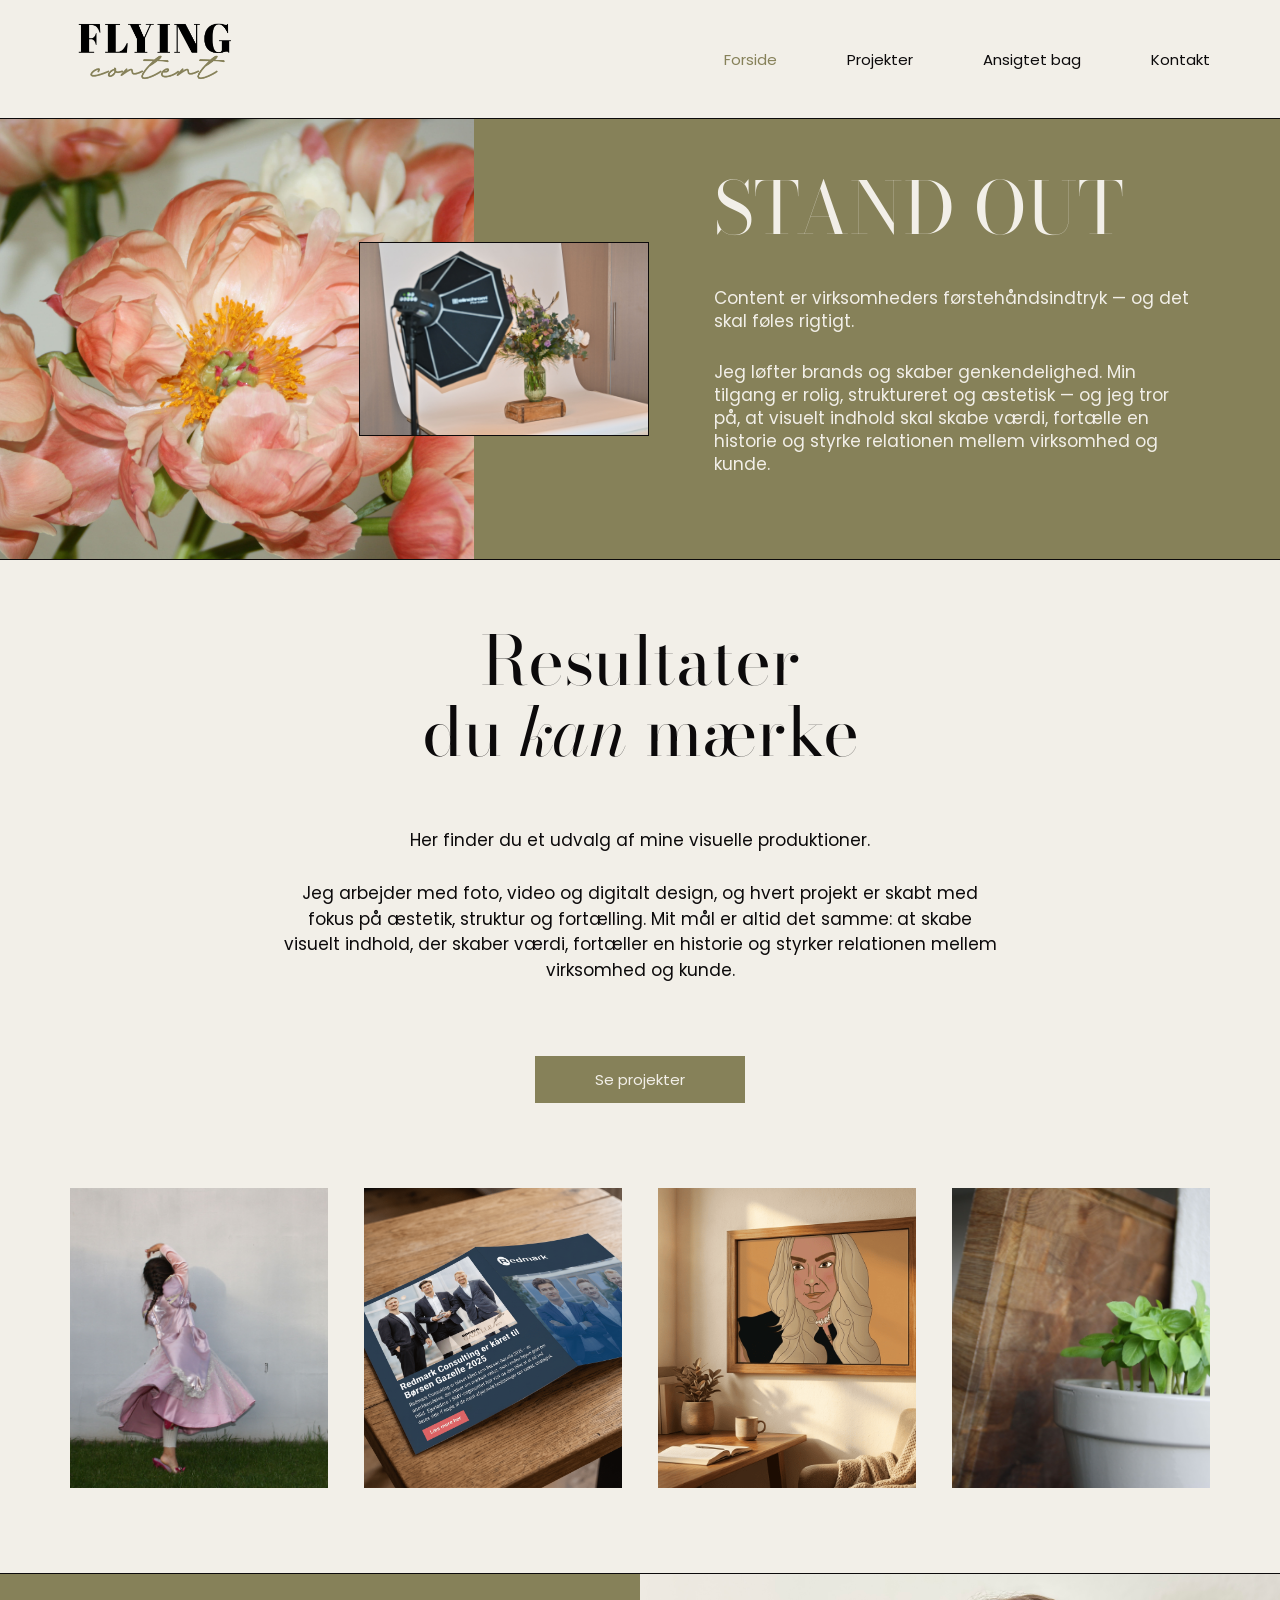
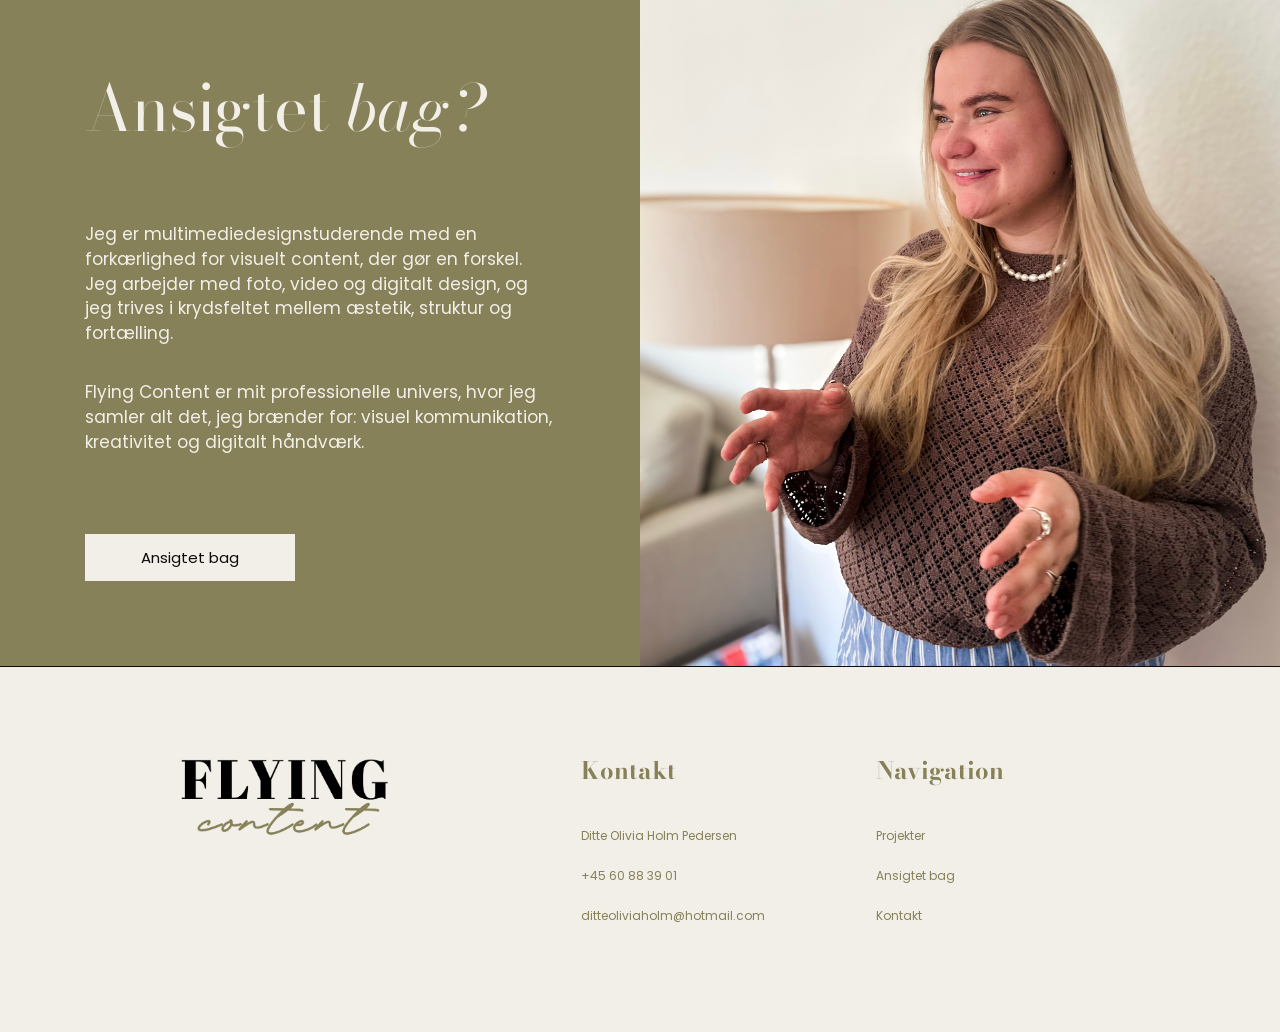
<file: index.html>
<!DOCTYPE html>
<html lang="da">
<head>
  <meta charset="UTF-8">
  <meta name="viewport" content="width=device-width, initial-scale=1.0">
  <title>Flying Content - Forside</title>
  <link rel="icon" type="image/png" href="images/favicon.png">
  <link rel="stylesheet" href="https://fonts.googleapis.com/css2?family=Bodoni+Moda:ital,opsz,wght@0,6..96,400..900;1,6..96,400..900&family=Poppins:ital,wght@0,100;0,200;0,300;0,400;0,500;0,600;0,700;0,800;0,900;1,100;1,200;1,300;1,400;1,500;1,600;1,700;1,800;1,900&display=swap">
  <link rel="stylesheet" href="Stylesheet/style.css">
</head>

<body>

<header class="site-header">
  <a class="site-header__logo-link" href="index.html">
    <img class="site-header__logo" src="images/logo.png" alt="Flying Content logo">
  </a>

  <nav class="site-header__nav">
    <a class="site-header__link site-header__link--active" href="index.html">Forside</a>
    <a class="site-header__link" href="pages/projekter.html">Projekter</a>
    <a class="site-header__link" href="pages/ansigtet-bag.html">Ansigtet bag</a>
    <a class="site-header__link" href="pages/kontakt.html">Kontakt</a>
  </nav>

  <button class="site-header__menu-button" type="button" aria-label="Åbn menu" aria-expanded="false">
    <img class="site-header__menu-icon" src="images/menu-icon.png" alt="">
  </button>
</header>

<main>
  <section class="hero">
    <div class="hero__image-large">
      <img src="images/hero-big.jpeg" alt="Lyse blomster">
    </div>

    <div class="hero__content">
      <img class="hero__image-small" src="images/hero-small.jpg" alt="Lampe og blomsterbuket">

      <div class="hero__text-box">
        <h1 class="hero__title">STAND OUT</h1>
        <p class="hero__text">
          Content er virksomheders førstehåndsindtryk — og det skal føles rigtigt.
        </p>
        <p class="hero__text">
          Jeg løfter brands og skaber genkendelighed. Min tilgang er rolig,
          struktureret og æstetisk — og jeg tror på, at visuelt indhold skal skabe
          værdi, fortælle en historie og styrke relationen mellem virksomhed og kunde.
        </p>
      </div>
    </div>
  </section>

  <section class="intro">
    <h2 class="intro__title">
      Resultater<br>
      du <em>kan</em> mærke
    </h2>

    <p class="intro__text">
      Her finder du et udvalg af mine visuelle produktioner.
    </p>

    <p class="intro__text">
      Jeg arbejder med foto, video og digitalt design, og hvert projekt er skabt med
      fokus på æstetik, struktur og fortælling. Mit mål er altid det samme: at skabe
      visuelt indhold, der skaber værdi, fortæller en historie og styrker relationen
      mellem virksomhed og kunde.
    </p>

    <a class="intro__button" href="pages/projekter.html">Se projekter</a>
  </section>

  <section class="project-preview">
    <img class="project-preview__image" src="images/projekt-1.jpeg" alt="Projektbillede">
    <img class="project-preview__image" src="images/projekt-2.png" alt="Projektbillede">
    <img class="project-preview__image" src="images/projekt-3.png" alt="Projektbillede">
    <img class="project-preview__image" src="images/projekt-4.jpg" alt="Projektbillede">
  </section>

  <section class="about-preview">
    <div class="about-preview__content">
      <h2 class="about-preview__title">Ansigtet <em>bag?</em></h2>

      <p class="about-preview__text">
        Jeg er multimediedesignstuderende med en forkærlighed for visuelt content,
        der gør en forskel. Jeg arbejder med foto, video og digitalt design, og jeg
        trives i krydsfeltet mellem æstetik, struktur og fortælling.
      </p>

      <p class="about-preview__text">
        Flying Content er mit professionelle univers, hvor jeg samler alt det, jeg
        brænder for: visuel kommunikation, kreativitet og digitalt håndværk.
      </p>

      <a class="about-preview__button" href="pages/ansigtet-bag.html">Ansigtet bag</a>
    </div>

    <img class="about-preview__image" src="images/ditte1.jpg" alt="Portræt af Ditte">
  </section>
</main>

<footer class="site-footer">
  <div class="site-footer__logo-box">
    <img class="site-footer__logo" src="images/logo.png" alt="Flying Content logo">
  </div>

  <div class="site-footer__column">
    <h3 class="site-footer__title">Kontakt</h3>
    <p class="site-footer__text">Ditte Olivia Holm Pedersen</p>
    <a class="site-footer__link" href="tel:+4560883901">+45 60 88 39 01</a>
    <a class="site-footer__link" href="mailto:ditteoliviaholm@hotmail.com">ditteoliviaholm@hotmail.com</a>
  </div>

  <div class="site-footer__column">
    <h3 class="site-footer__title">Navigation</h3>
    <a class="site-footer__link" href="pages/projekter.html">Projekter</a>
    <a class="site-footer__link" href="pages/ansigtet-bag.html">Ansigtet bag</a>
    <a class="site-footer__link" href="pages/kontakt.html">Kontakt</a>
  </div>
</footer>

<script>
  const menuButton = document.querySelector(".site-header__menu-button");
  const navigation = document.querySelector(".site-header__nav");

  menuButton.addEventListener("click", function () {
    navigation.classList.toggle("site-header__nav--open");

    const isOpen = navigation.classList.contains("site-header__nav--open");
    menuButton.setAttribute("aria-expanded", isOpen);
  });
</script>

</body>
</html>
</file>
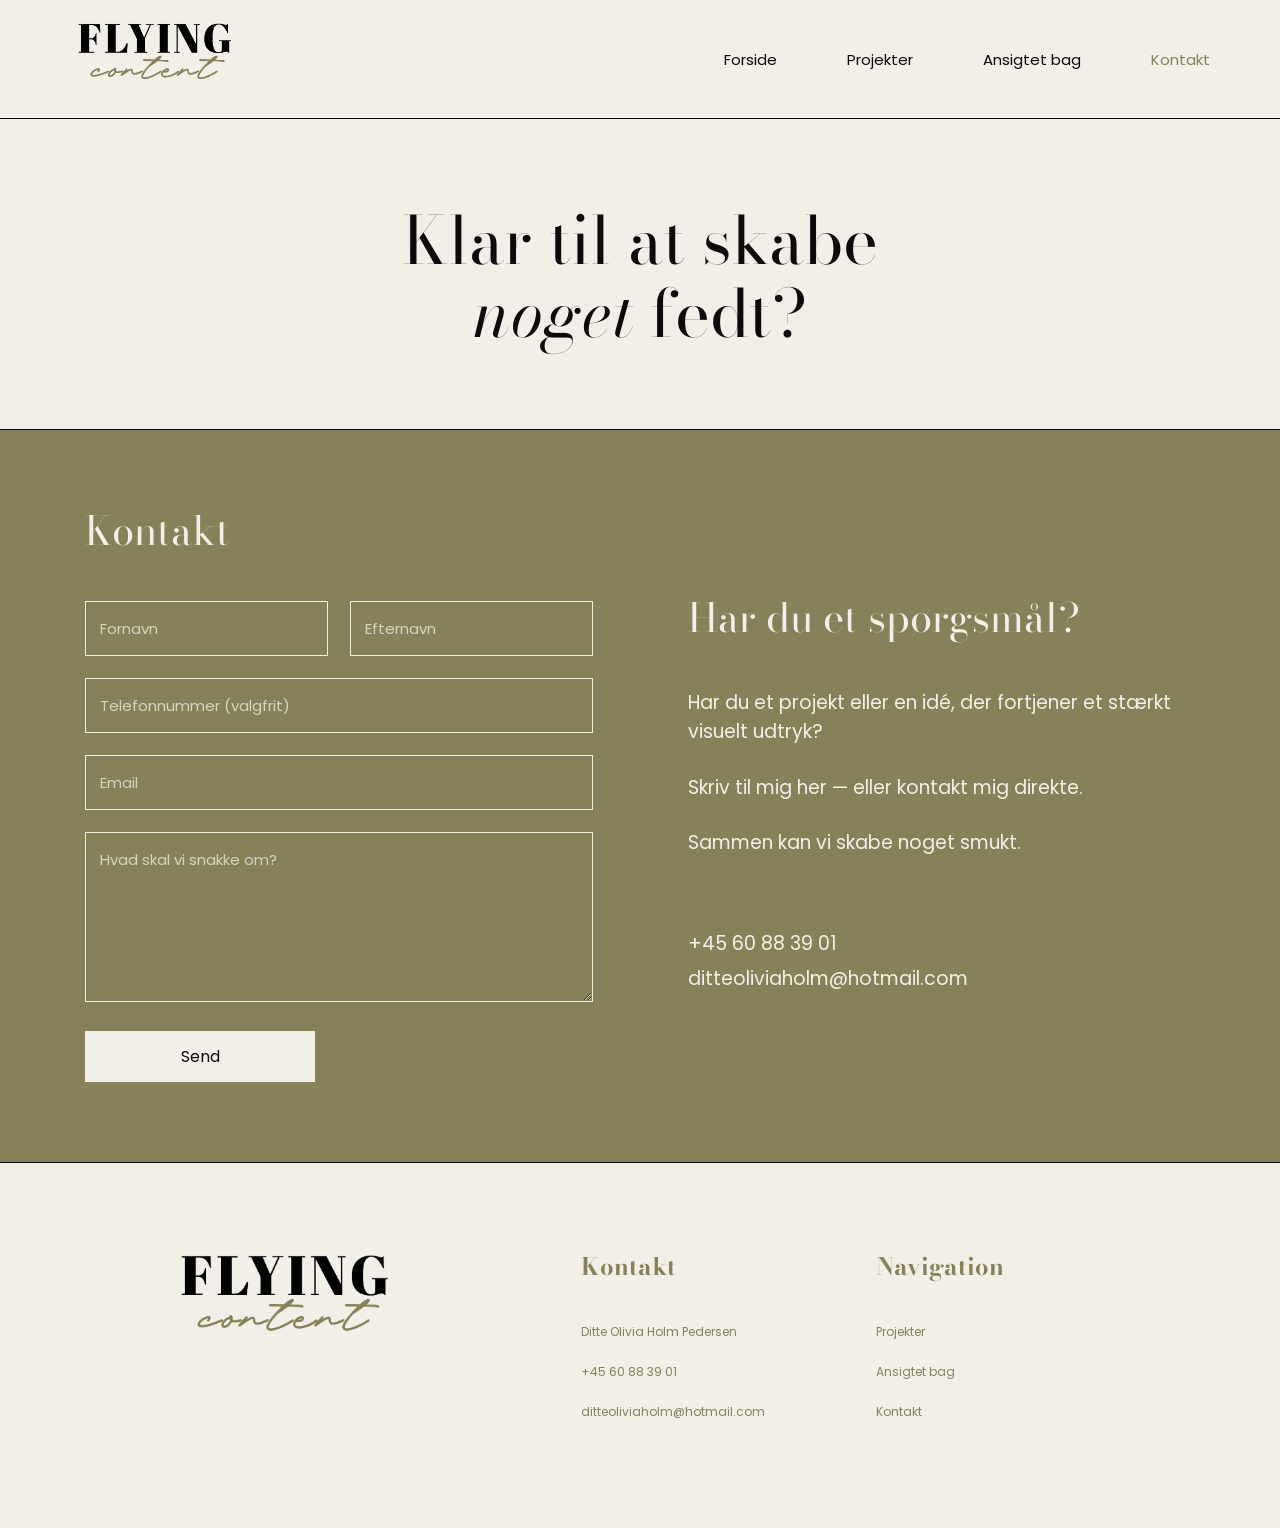
<file: pages/kontakt.html>
<!DOCTYPE html>
<html lang="da">

<head>
  <meta charset="UTF-8">
  <meta name="viewport" content="width=device-width, initial-scale=1.0">
  <title>Flying Content - Kontakt</title>
  <link rel="icon" type="image/png" href="../images/favicon.png">

  <link rel="stylesheet"
    href="https://fonts.googleapis.com/css2?family=Bodoni+Moda:ital,opsz,wght@0,6..96,400..900;1,6..96,400..900&family=Poppins:wght@100;200;300;400;500;600;700&display=swap">

  <link rel="stylesheet" href="../Stylesheet/style.css">
</head>

<body>

  <header class="site-header">

    <a class="site-header__logo-link" href="../index.html">
      <img class="site-header__logo" src="../images/logo.png" alt="Flying Content logo">
    </a>

    <nav class="site-header__nav">

      <a class="site-header__link" href="../index.html">Forside</a>

      <a class="site-header__link" href="projekter.html">Projekter</a>

      <a class="site-header__link" href="ansigtet-bag.html">Ansigtet bag</a>

      <a class="site-header__link site-header__link--active" href="kontakt.html">Kontakt</a>

    </nav>

    <button class="site-header__menu-button" type="button" aria-label="Åbn menu" aria-expanded="false">
      <img class="site-header__menu-icon" src="../images/menu-icon.png" alt="">
    </button>

  </header>

  <main>

    <section class="contact-hero">

      <h1 class="contact-hero__title">
        Klar til at skabe<br>
        <em>noget</em> fedt?
      </h1>

    </section>

    <section class="contact-section">

      <div class="contact-section__form-box">

        <h2 class="contact-section__title">Kontakt</h2>

        <form class="contact-form" action="#" method="post">

          <div class="contact-form__row">

            <input class="contact-form__input" type="text" name="firstname" placeholder="Fornavn">

            <input class="contact-form__input" type="text" name="lastname" placeholder="Efternavn">

          </div>

          <input class="contact-form__input" type="tel" name="phone" placeholder="Telefonnummer (valgfrit)">

          <input class="contact-form__input" type="email" name="email" placeholder="Email">

          <textarea class="contact-form__textarea" name="message" placeholder="Hvad skal vi snakke om?"></textarea>

          <button class="contact-form__button" type="button">Send</button>

        </form>

      </div>

      <div class="contact-section__text-box">

        <h2 class="contact-section__question">Har du et spørgsmål?</h2>

        <p class="contact-section__text">
          Har du et projekt eller en idé, der fortjener et stærkt visuelt udtryk?
        </p>

        <p class="contact-section__text">
          Skriv til mig her — eller kontakt mig direkte.
        </p>

        <p class="contact-section__text">
          Sammen kan vi skabe noget smukt.
        </p>

        <div class="contact-section__details">

          <a class="contact-section__link" href="tel:+4560883901">
            +45 60 88 39 01
          </a>

          <a class="contact-section__link" href="mailto:ditteoliviaholm@hotmail.com">
            ditteoliviaholm@hotmail.com
          </a>

        </div>

      </div>

    </section>

  </main>

  <footer class="site-footer">

    <div class="site-footer__logo-box">
      <img class="site-footer__logo" src="../images/logo.png" alt="Flying Content logo">
    </div>

    <div class="site-footer__column">

      <h3 class="site-footer__title">Kontakt</h3>

      <p class="site-footer__text">Ditte Olivia Holm Pedersen</p>

      <a class="site-footer__link" href="tel:+4560883901">+45 60 88 39 01</a>

      <a class="site-footer__link" href="mailto:ditteoliviaholm@hotmail.com">
        ditteoliviaholm@hotmail.com
      </a>

    </div>

    <div class="site-footer__column">

      <h3 class="site-footer__title">Navigation</h3>

      <a class="site-footer__link" href="projekter.html">Projekter</a>

      <a class="site-footer__link" href="ansigtet-bag.html">Ansigtet bag</a>

      <a class="site-footer__link" href="kontakt.html">Kontakt</a>

    </div>

  </footer>

  <script>
    const menuButton = document.querySelector(".site-header__menu-button");
    const navigation = document.querySelector(".site-header__nav");

    menuButton.addEventListener("click", function () {
      navigation.classList.toggle("site-header__nav--open");

      const isOpen = navigation.classList.contains("site-header__nav--open");
      menuButton.setAttribute("aria-expanded", isOpen);
    });
  </script>

</body>

</html>
</file>
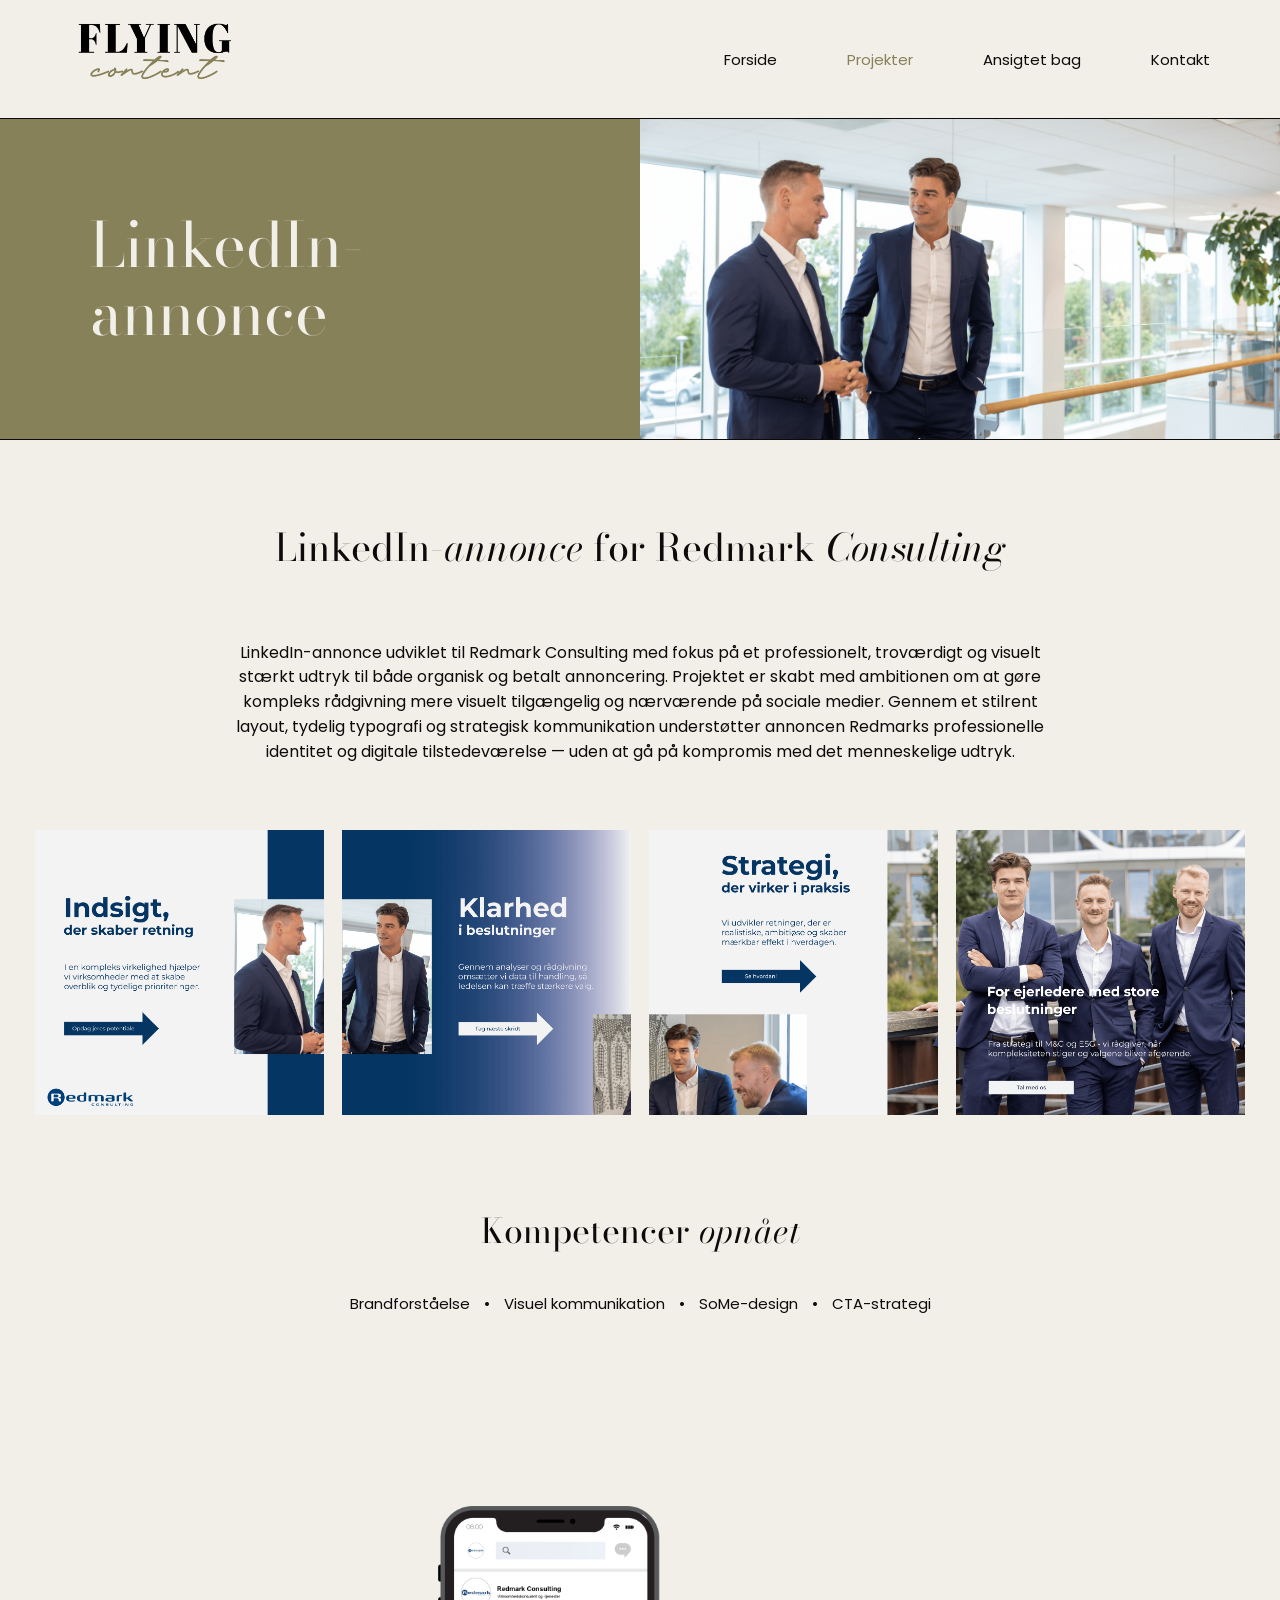
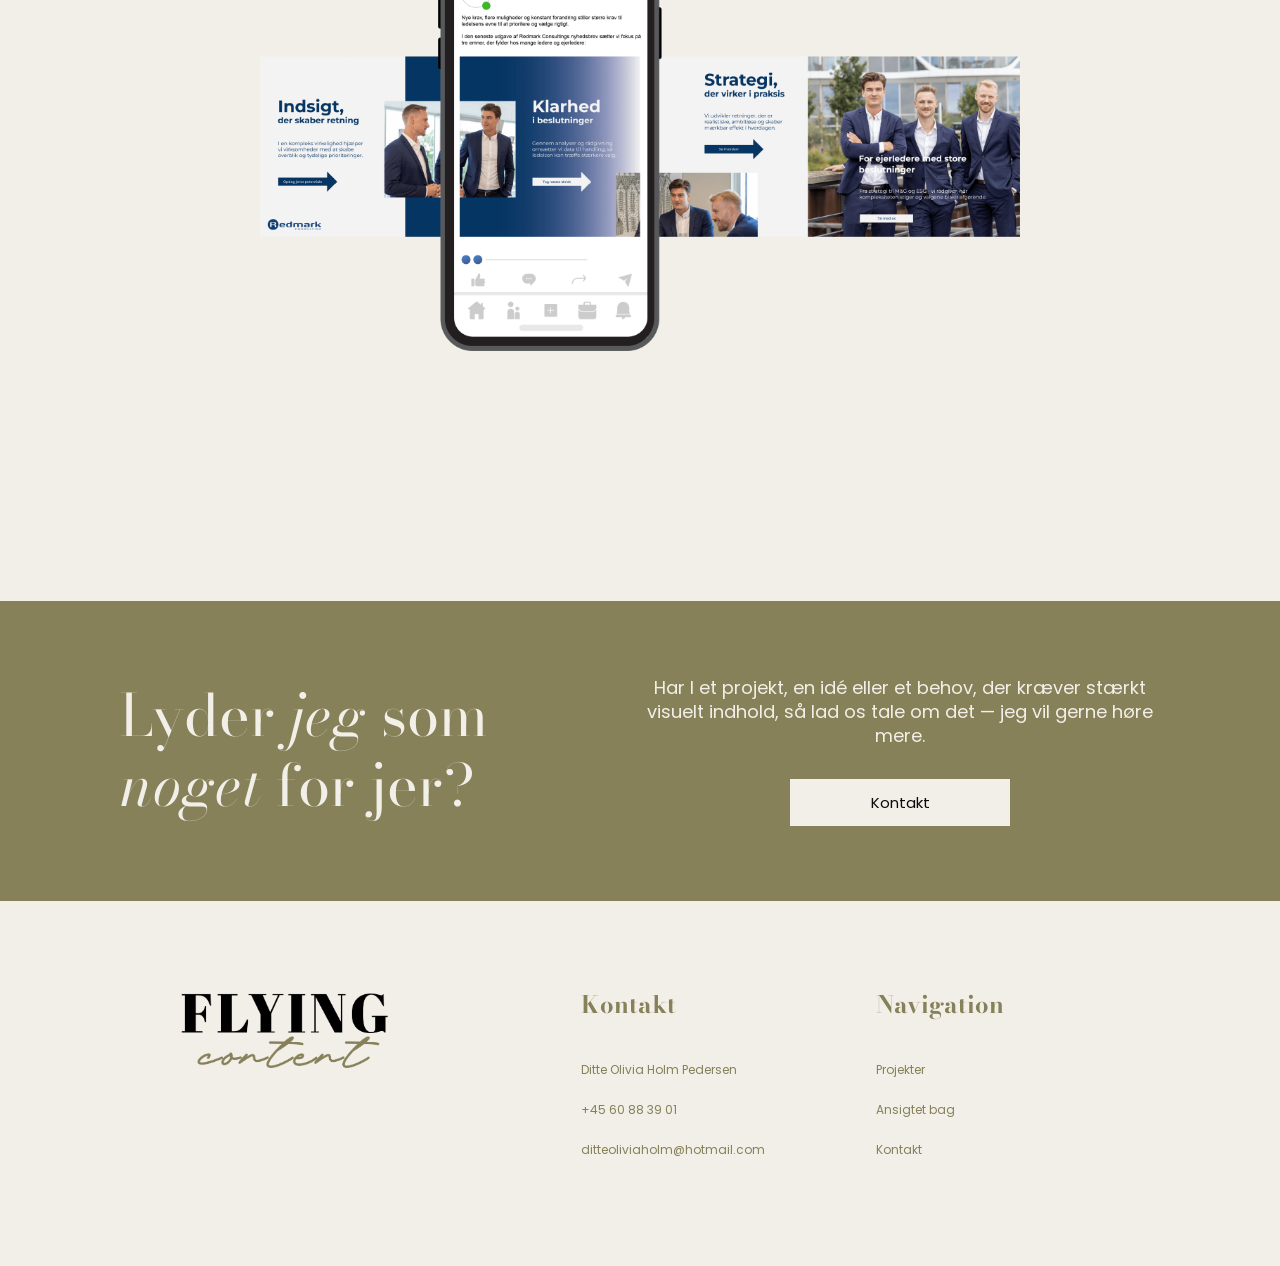
<file: pages/projekt1.html>
<!DOCTYPE html>
<html lang="da">

<head>
  <meta charset="UTF-8">
  <meta name="viewport" content="width=device-width, initial-scale=1.0">
  <title>Flying Content - LinkedIn-annonce</title>

  <link rel="icon" type="image/png" href="../images/favicon.png">

  <link rel="stylesheet"
    href="https://fonts.googleapis.com/css2?family=Bodoni+Moda:ital,opsz,wght@0,6..96,400..900;1,6..96,400..900&family=Poppins:wght@100;200;300;400;500;600;700&display=swap">

  <link rel="stylesheet" href="../Stylesheet/style.css">
</head>

<body>

  <header class="site-header">

    <a class="site-header__logo-link" href="../index.html">
      <img class="site-header__logo" src="../images/logo.png" alt="Flying Content logo">
    </a>

    <nav class="site-header__nav">

      <a class="site-header__link" href="../index.html">
        Forside
      </a>

      <a class="site-header__link site-header__link--active" href="projekter.html">
        Projekter
      </a>

      <a class="site-header__link" href="ansigtet-bag.html">
        Ansigtet bag
      </a>

      <a class="site-header__link" href="kontakt.html">
        Kontakt
      </a>

    </nav>

    <button class="site-header__menu-button" type="button" aria-label="Åbn menu" aria-expanded="false">
      <img class="site-header__menu-icon" src="../images/menu-icon.png" alt="">
    </button>

  </header>

  <main>

    <section class="project-detail-hero">

      <div class="project-detail-hero__content">

        <h1 class="project-detail-hero__title">
          LinkedIn-annonce
        </h1>

      </div>

      <img class="project-detail-hero__image" src="../images/projekt1-hero.png"
        alt="Redmark Consulting medarbejdere">

    </section>

    <section class="project-detail-intro">

      <h2 class="project-detail-intro__title">
        LinkedIn-<em>annonce</em> for Redmark <em>Consulting</em>
      </h2>

      <p class="project-detail-intro__text">
        LinkedIn-annonce udviklet til Redmark Consulting med fokus på et professionelt,
        troværdigt og visuelt stærkt udtryk til både organisk og betalt annoncering.
        Projektet er skabt med ambitionen om at gøre kompleks rådgivning mere visuelt
        tilgængelig og nærværende på sociale medier. Gennem et stilrent layout,
        tydelig typografi og strategisk kommunikation understøtter annoncen Redmarks
        professionelle identitet og digitale tilstedeværelse — uden at gå på kompromis
        med det menneskelige udtryk.
      </p>

    </section>

    <section class="project-detail-gallery">

      <img class="project-detail-gallery__image" src="../images/projekt1-1.png"
        alt="LinkedIn-annonce variant 1">

      <img class="project-detail-gallery__image" src="../images/projekt1-2.png"
        alt="LinkedIn-annonce variant 2">

      <img class="project-detail-gallery__image" src="../images/projekt1-3.png"
        alt="LinkedIn-annonce variant 3">

      <img class="project-detail-gallery__image" src="../images/projekt1-4.png"
        alt="LinkedIn-annonce variant 4">

    </section>

    <section class="project-detail-skills">

      <h2 class="project-detail-skills__title">
        Kompetencer <em>opnået</em>
      </h2>

      <p class="project-detail-skills__text">
        Brandforståelse <span>•</span>
        Visuel kommunikation <span>•</span>
        SoMe-design <span>•</span>
        CTA-strategi
      </p>

    </section>

    <section class="project-detail-showcase">

      <img class="project-detail-showcase__image" src="../images/projekt1-mockup.png"
        alt="LinkedIn-annonce mockup">

    </section>

    <section class="projects-cta">

      <h2 class="projects-cta__title">
        Lyder <em>jeg</em> som<br>
        <em>noget</em> for jer?
      </h2>

      <div class="projects-cta__content">

        <p class="projects-cta__text">
          Har I et projekt, en idé eller et behov, der kræver stærkt visuelt indhold,
          så lad os tale om det — jeg vil gerne høre mere.
        </p>

        <a class="projects-cta__button" href="kontakt.html">
          Kontakt
        </a>

      </div>

    </section>

  </main>

  <footer class="site-footer">

    <div class="site-footer__logo-box">

      <img class="site-footer__logo" src="../images/logo.png" alt="Flying Content logo">

    </div>

    <div class="site-footer__column">

      <h3 class="site-footer__title">
        Kontakt
      </h3>

      <p class="site-footer__text">
        Ditte Olivia Holm Pedersen
      </p>

      <a class="site-footer__link" href="tel:+4560883901">
        +45 60 88 39 01
      </a>

      <a class="site-footer__link" href="mailto:ditteoliviaholm@hotmail.com">
        ditteoliviaholm@hotmail.com
      </a>

    </div>

    <div class="site-footer__column">

      <h3 class="site-footer__title">
        Navigation
      </h3>

      <a class="site-footer__link" href="projekter.html">
        Projekter
      </a>

      <a class="site-footer__link" href="ansigtet-bag.html">
        Ansigtet bag
      </a>

      <a class="site-footer__link" href="kontakt.html">
        Kontakt
      </a>

    </div>

  </footer>

  <script>
    const menuButton = document.querySelector(".site-header__menu-button");
    const navigation = document.querySelector(".site-header__nav");

    menuButton.addEventListener("click", function () {
      navigation.classList.toggle("site-header__nav--open");

      const isOpen = navigation.classList.contains("site-header__nav--open");
      menuButton.setAttribute("aria-expanded", isOpen);
    });
  </script>

</body>

</html>
</file>
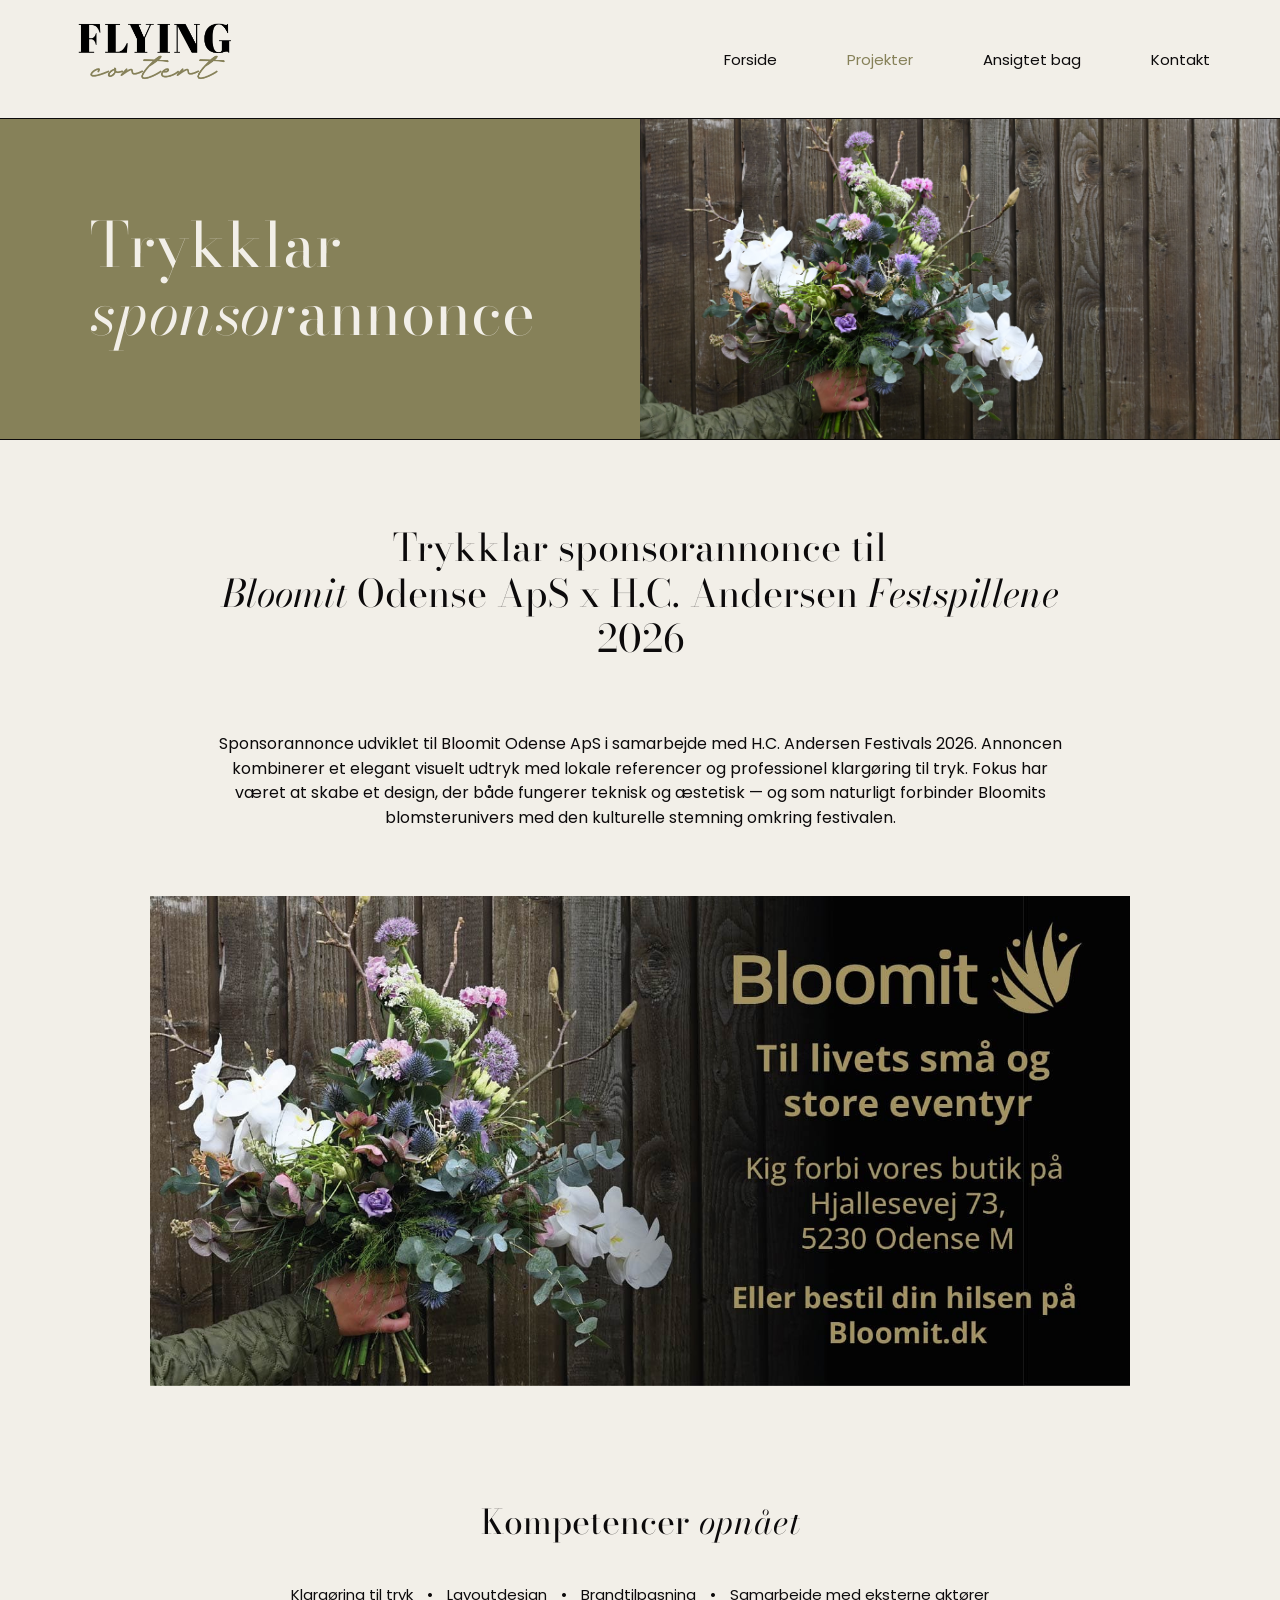
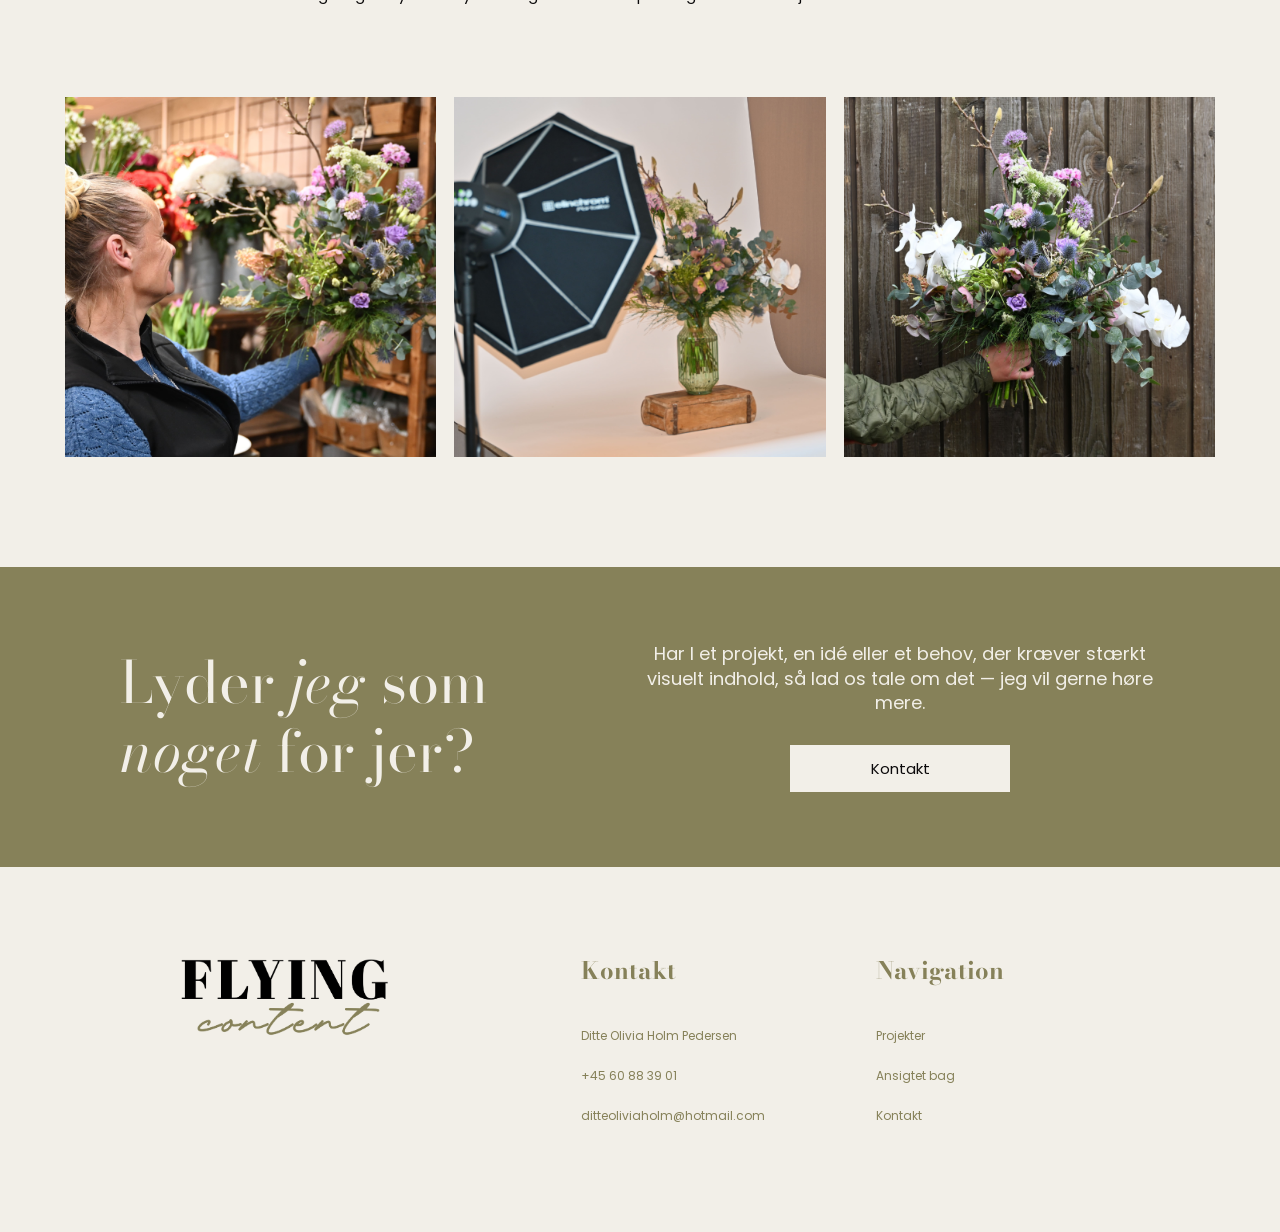
<file: pages/projekt2.html>
<!DOCTYPE html>
<html lang="da">

<head>
  <meta charset="UTF-8">
  <meta name="viewport" content="width=device-width, initial-scale=1.0">
  <title>Flying Content - Trykklar sponsorannonce</title>

  <link rel="icon" type="image/png" href="../images/favicon.png">

  <link rel="stylesheet"
    href="https://fonts.googleapis.com/css2?family=Bodoni+Moda:ital,opsz,wght@0,6..96,400..900;1,6..96,400..900&family=Poppins:wght@100;200;300;400;500;600;700&display=swap">

  <link rel="stylesheet" href="../Stylesheet/style.css">
</head>

<body>

  <header class="site-header">

    <a class="site-header__logo-link" href="../index.html">
      <img class="site-header__logo" src="../images/logo.png" alt="Flying Content logo">
    </a>

    <nav class="site-header__nav">

      <a class="site-header__link" href="../index.html">
        Forside
      </a>

      <a class="site-header__link site-header__link--active" href="projekter.html">
        Projekter
      </a>

      <a class="site-header__link" href="ansigtet-bag.html">
        Ansigtet bag
      </a>

      <a class="site-header__link" href="kontakt.html">
        Kontakt
      </a>

    </nav>

    <button class="site-header__menu-button" type="button" aria-label="Åbn menu" aria-expanded="false">
      <img class="site-header__menu-icon" src="../images/menu-icon.png" alt="">
    </button>

  </header>

  <main>

    <section class="project-detail-hero">

      <div class="project-detail-hero__content">

        <h1 class="project-detail-hero__title">
          Trykklar<br>
          <em>sponsor</em>annonce
        </h1>

      </div>

      <img class="project-detail-hero__image"
        src="../images/projekt2-hero.jpg"
        alt="Bloomit blomsterbuket">

    </section>

    <section class="project-detail-intro">

      <h2 class="project-detail-intro__title">
        Trykklar sponsorannonce til<br>
        <em>Bloomit</em> Odense ApS x H.C. Andersen <em>Festspillene</em> 2026
      </h2>

      <p class="project-detail-intro__text">
        Sponsorannonce udviklet til Bloomit Odense ApS i samarbejde med H.C. Andersen
        Festivals 2026. Annoncen kombinerer et elegant visuelt udtryk med lokale
        referencer og professionel klargøring til tryk. Fokus har været at skabe et
        design, der både fungerer teknisk og æstetisk — og som naturligt forbinder
        Bloomits blomsterunivers med den kulturelle stemning omkring festivalen.
      </p>

    </section>

    <section class="project-detail-single-image">

      <img class="project-detail-single-image__image"
        src="../images/projekt2-annonce.jpg"
        alt="Trykklar sponsorannonce for Bloomit">

    </section>

    <section class="project-detail-skills">

      <h2 class="project-detail-skills__title">
        Kompetencer <em>opnået</em>
      </h2>

      <p class="project-detail-skills__text">
        Klargøring til tryk <span>•</span>
        Layoutdesign <span>•</span>
        Brandtilpasning <span>•</span>
        Samarbejde med eksterne aktører
      </p>

    </section>

    <section class="project-detail-gallery project-detail-gallery--three">

      <img class="project-detail-gallery__image"
        src="../images/projekt2-1.jpg"
        alt="Procesbillede fra Bloomit">

      <img class="project-detail-gallery__image"
        src="../images/projekt2-2.jpg"
        alt="Fotostudie med blomsterbuket">

      <img class="project-detail-gallery__image"
        src="../images/projekt2-3.jpg"
        alt="Bloomit buket foran træbaggrund">

    </section>

    <section class="projects-cta">

      <h2 class="projects-cta__title">
        Lyder <em>jeg</em> som<br>
        <em>noget</em> for jer?
      </h2>

      <div class="projects-cta__content">

        <p class="projects-cta__text">
          Har I et projekt, en idé eller et behov, der kræver stærkt visuelt indhold,
          så lad os tale om det — jeg vil gerne høre mere.
        </p>

        <a class="projects-cta__button" href="kontakt.html">
          Kontakt
        </a>

      </div>

    </section>

  </main>

  <footer class="site-footer">

    <div class="site-footer__logo-box">

      <img class="site-footer__logo" src="../images/logo.png" alt="Flying Content logo">

    </div>

    <div class="site-footer__column">

      <h3 class="site-footer__title">
        Kontakt
      </h3>

      <p class="site-footer__text">
        Ditte Olivia Holm Pedersen
      </p>

      <a class="site-footer__link" href="tel:+4560883901">
        +45 60 88 39 01
      </a>

      <a class="site-footer__link" href="mailto:ditteoliviaholm@hotmail.com">
        ditteoliviaholm@hotmail.com
      </a>

    </div>

    <div class="site-footer__column">

      <h3 class="site-footer__title">
        Navigation
      </h3>

      <a class="site-footer__link" href="projekter.html">
        Projekter
      </a>

      <a class="site-footer__link" href="ansigtet-bag.html">
        Ansigtet bag
      </a>

      <a class="site-footer__link" href="kontakt.html">
        Kontakt
      </a>

    </div>

  </footer>

  <script>
    const menuButton = document.querySelector(".site-header__menu-button");
    const navigation = document.querySelector(".site-header__nav");

    menuButton.addEventListener("click", function () {
      navigation.classList.toggle("site-header__nav--open");

      const isOpen = navigation.classList.contains("site-header__nav--open");
      menuButton.setAttribute("aria-expanded", isOpen);
    });
  </script>

</body>

</html>
</file>
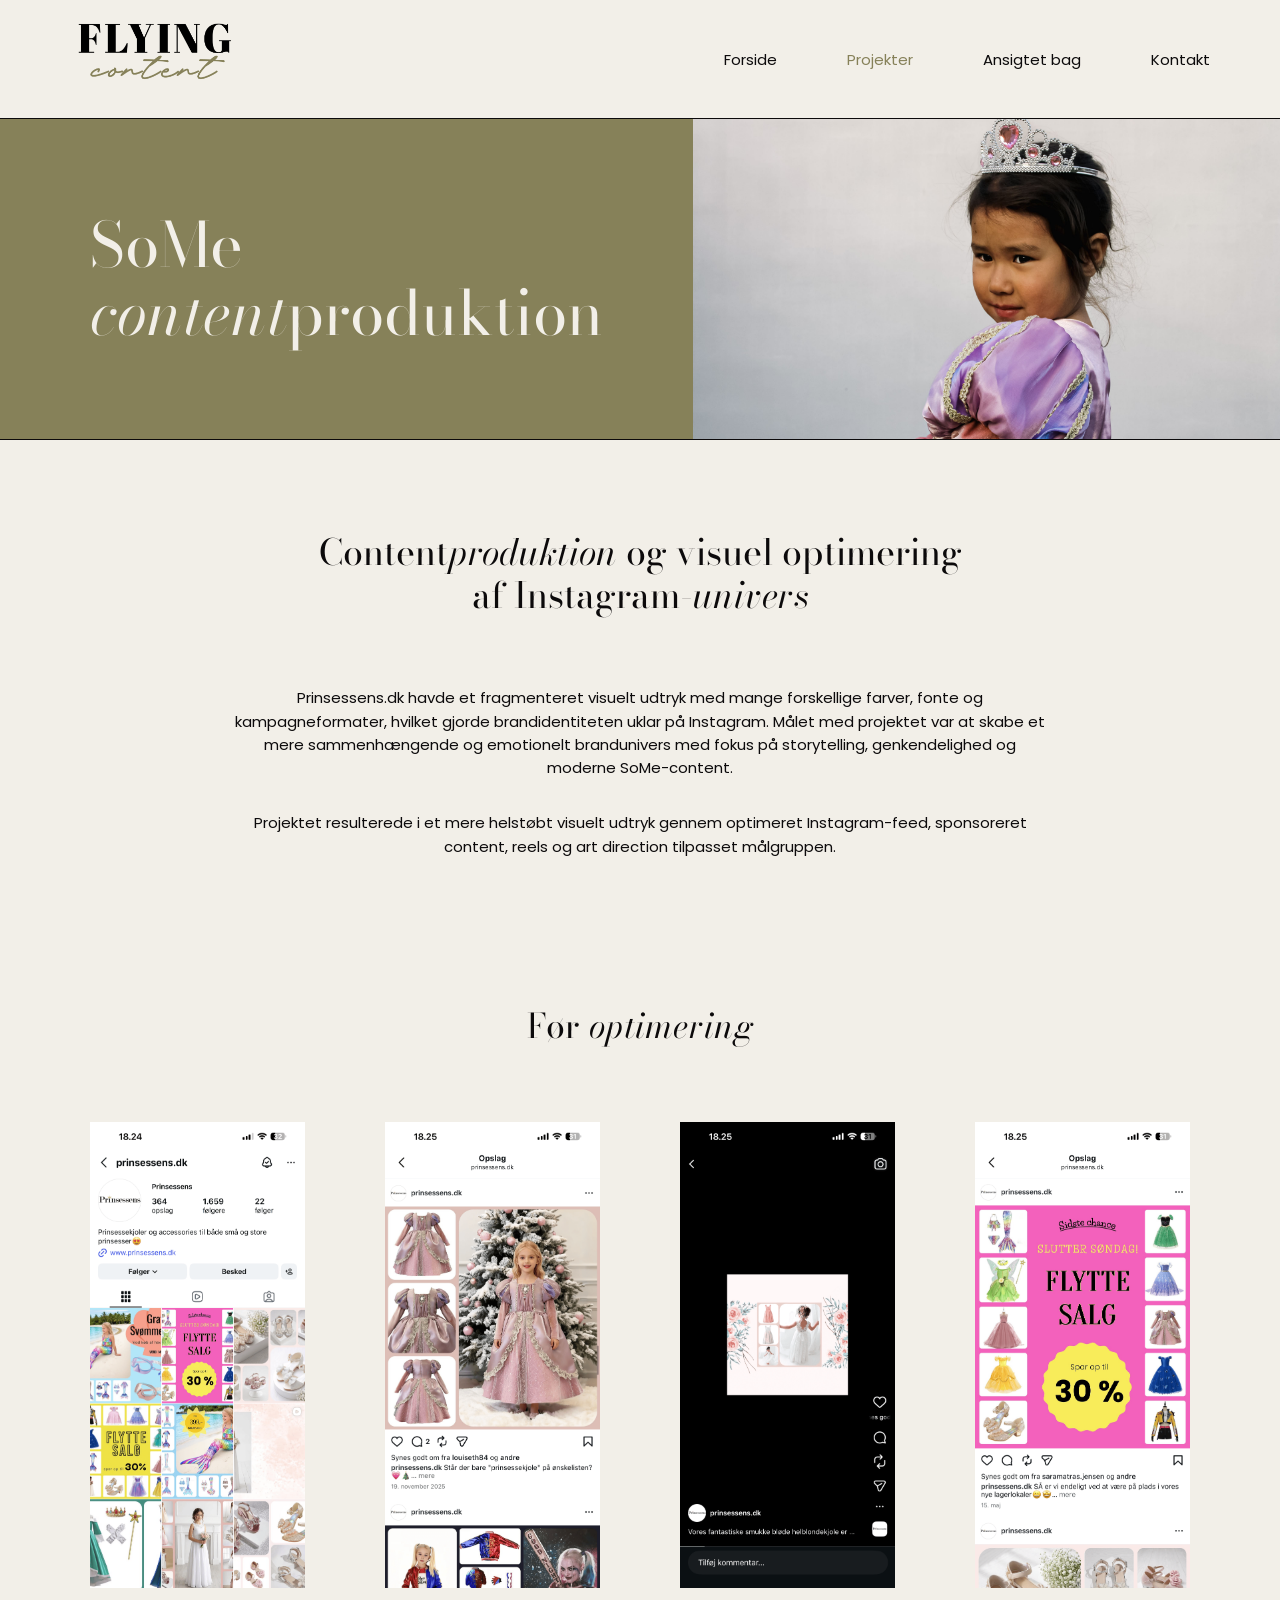
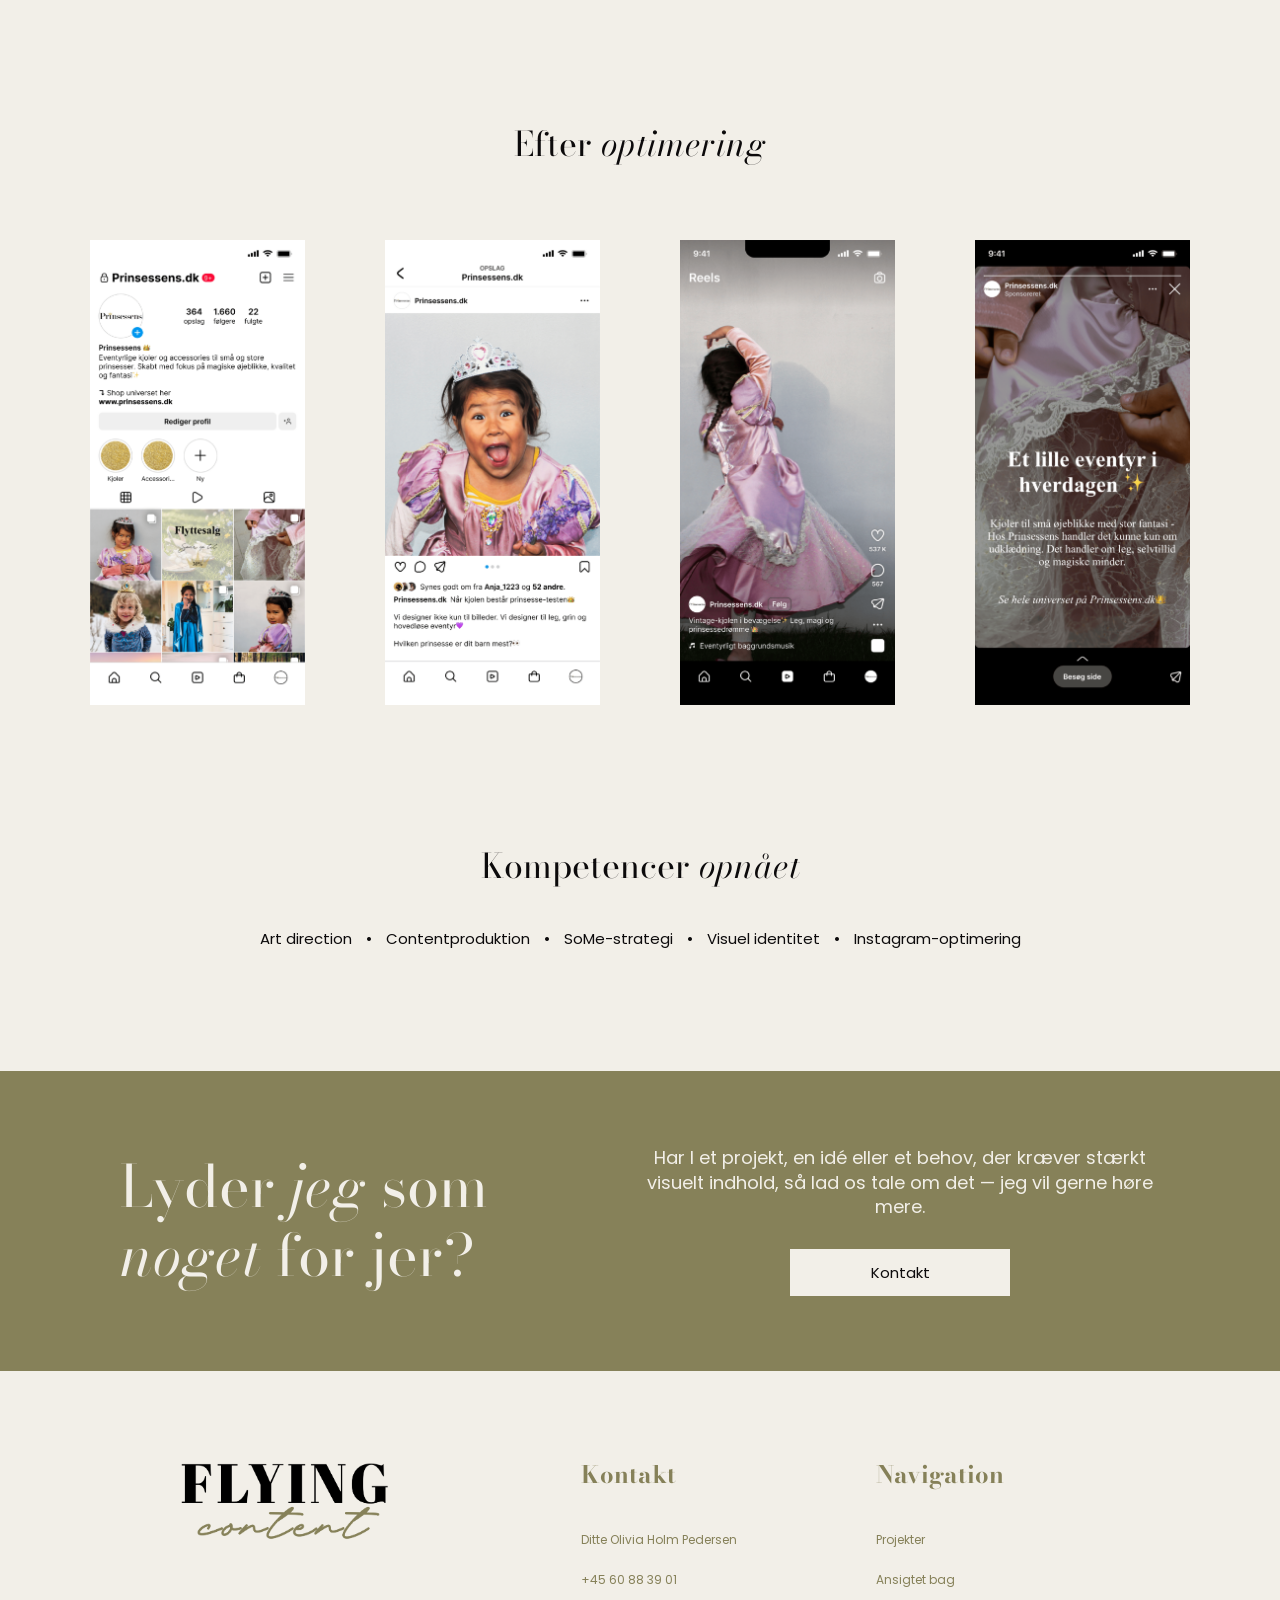
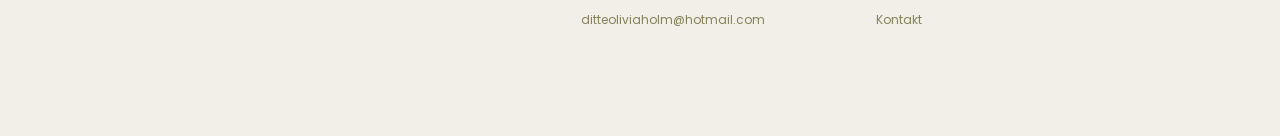
<file: pages/projekt3.html>
<!DOCTYPE html>
<html lang="da">

<head>
  <meta charset="UTF-8">
  <meta name="viewport" content="width=device-width, initial-scale=1.0">
  <title>Flying Content - SoMe contentproduktion</title>

  <link rel="icon" type="image/png" href="../images/favicon.png">

  <link rel="stylesheet"
    href="https://fonts.googleapis.com/css2?family=Bodoni+Moda:ital,opsz,wght@0,6..96,400..900;1,6..96,400..900&family=Poppins:wght@100;200;300;400;500;600;700&display=swap">

  <link rel="stylesheet" href="../Stylesheet/style.css">
</head>

<body>

  <header class="site-header">

    <a class="site-header__logo-link" href="../index.html">
      <img class="site-header__logo" src="../images/logo.png" alt="Flying Content logo">
    </a>

    <nav class="site-header__nav">

      <a class="site-header__link" href="../index.html">
        Forside
      </a>

      <a class="site-header__link site-header__link--active" href="projekter.html">
        Projekter
      </a>

      <a class="site-header__link" href="ansigtet-bag.html">
        Ansigtet bag
      </a>

      <a class="site-header__link" href="kontakt.html">
        Kontakt
      </a>

    </nav>

    <button class="site-header__menu-button" type="button" aria-label="Åbn menu" aria-expanded="false">
      <img class="site-header__menu-icon" src="../images/menu-icon.png" alt="">
    </button>

  </header>

  <main>

    <section class="project-detail-hero">

      <div class="project-detail-hero__content">

        <h1 class="project-detail-hero__title">
          SoMe<br>
          <em>content</em>produktion
        </h1>

      </div>

      <img class="project-detail-hero__image"
        src="../images/projekt3-hero.jpg"
        alt="Barn i prinsessekjole">

    </section>

    <section class="some-case-intro">

      <h2 class="some-case-intro__title">
        Content<em>produktion</em> og visuel optimering<br>
        af Instagram-<em>univers</em>
      </h2>

      <p class="some-case-intro__text">
        Prinsessens.dk havde et fragmenteret visuelt udtryk med mange forskellige farver,
        fonte og kampagneformater, hvilket gjorde brandidentiteten uklar på Instagram.
        Målet med projektet var at skabe et mere sammenhængende og emotionelt brandunivers
        med fokus på storytelling, genkendelighed og moderne SoMe-content.
      </p>

      <p class="some-case-intro__text">
        Projektet resulterede i et mere helstøbt visuelt udtryk gennem optimeret
        Instagram-feed, sponsoreret content, reels og art direction tilpasset målgruppen.
      </p>

    </section>

    <section class="some-case-section">

      <h2 class="some-case-section__title">
        Før <em>optimering</em>
      </h2>

      <div class="some-case-grid">

        <img class="some-case-grid__image"
          src="../images/projekt3-before-1.png"
          alt="Instagram før optimering">

        <img class="some-case-grid__image"
          src="../images/projekt3-before-2.png"
          alt="Opslag før optimering">

        <img class="some-case-grid__image"
          src="../images/projekt3-before-3.png"
          alt="Reel før optimering">

        <img class="some-case-grid__image"
          src="../images/projekt3-before-4.png"
          alt="Kampagneopslag før optimering">

      </div>

    </section>

    <section class="some-case-section">

      <h2 class="some-case-section__title">
        Efter <em>optimering</em>
      </h2>

      <div class="some-case-grid">

        <img class="some-case-grid__image"
          src="../images/projekt3-after-1.png"
          alt="Instagram efter optimering">

        <img class="some-case-grid__image"
          src="../images/projekt3-after-2.png"
          alt="Opslag efter optimering">

        <img class="some-case-grid__image"
          src="../images/projekt3-after-3.png"
          alt="Reel efter optimering">

        <img class="some-case-grid__image"
          src="../images/projekt3-after-4.png"
          alt="Sponsoreret story efter optimering">

      </div>

    </section>

    <section class="project-detail-skills some-case-skills">

      <h2 class="project-detail-skills__title">
        Kompetencer <em>opnået</em>
      </h2>

      <p class="project-detail-skills__text">
        Art direction <span>•</span>
        Contentproduktion <span>•</span>
        SoMe-strategi <span>•</span>
        Visuel identitet <span>•</span>
        Instagram-optimering
      </p>

    </section>

    <section class="projects-cta">

      <h2 class="projects-cta__title">
        Lyder <em>jeg</em> som<br>
        <em>noget</em> for jer?
      </h2>

      <div class="projects-cta__content">

        <p class="projects-cta__text">
          Har I et projekt, en idé eller et behov, der kræver stærkt visuelt indhold,
          så lad os tale om det — jeg vil gerne høre mere.
        </p>

        <a class="projects-cta__button" href="kontakt.html">
          Kontakt
        </a>

      </div>

    </section>

  </main>

  <footer class="site-footer">

    <div class="site-footer__logo-box">

      <img class="site-footer__logo" src="../images/logo.png" alt="Flying Content logo">

    </div>

    <div class="site-footer__column">

      <h3 class="site-footer__title">
        Kontakt
      </h3>

      <p class="site-footer__text">
        Ditte Olivia Holm Pedersen
      </p>

      <a class="site-footer__link" href="tel:+4560883901">
        +45 60 88 39 01
      </a>

      <a class="site-footer__link" href="mailto:ditteoliviaholm@hotmail.com">
        ditteoliviaholm@hotmail.com
      </a>

    </div>

    <div class="site-footer__column">

      <h3 class="site-footer__title">
        Navigation
      </h3>

      <a class="site-footer__link" href="projekter.html">
        Projekter
      </a>

      <a class="site-footer__link" href="ansigtet-bag.html">
        Ansigtet bag
      </a>

      <a class="site-footer__link" href="kontakt.html">
        Kontakt
      </a>

    </div>

  </footer>

  <script>
    const menuButton = document.querySelector(".site-header__menu-button");
    const navigation = document.querySelector(".site-header__nav");

    menuButton.addEventListener("click", function () {
      navigation.classList.toggle("site-header__nav--open");

      const isOpen = navigation.classList.contains("site-header__nav--open");
      menuButton.setAttribute("aria-expanded", isOpen);
    });
  </script>

</body>

</html>
</file>
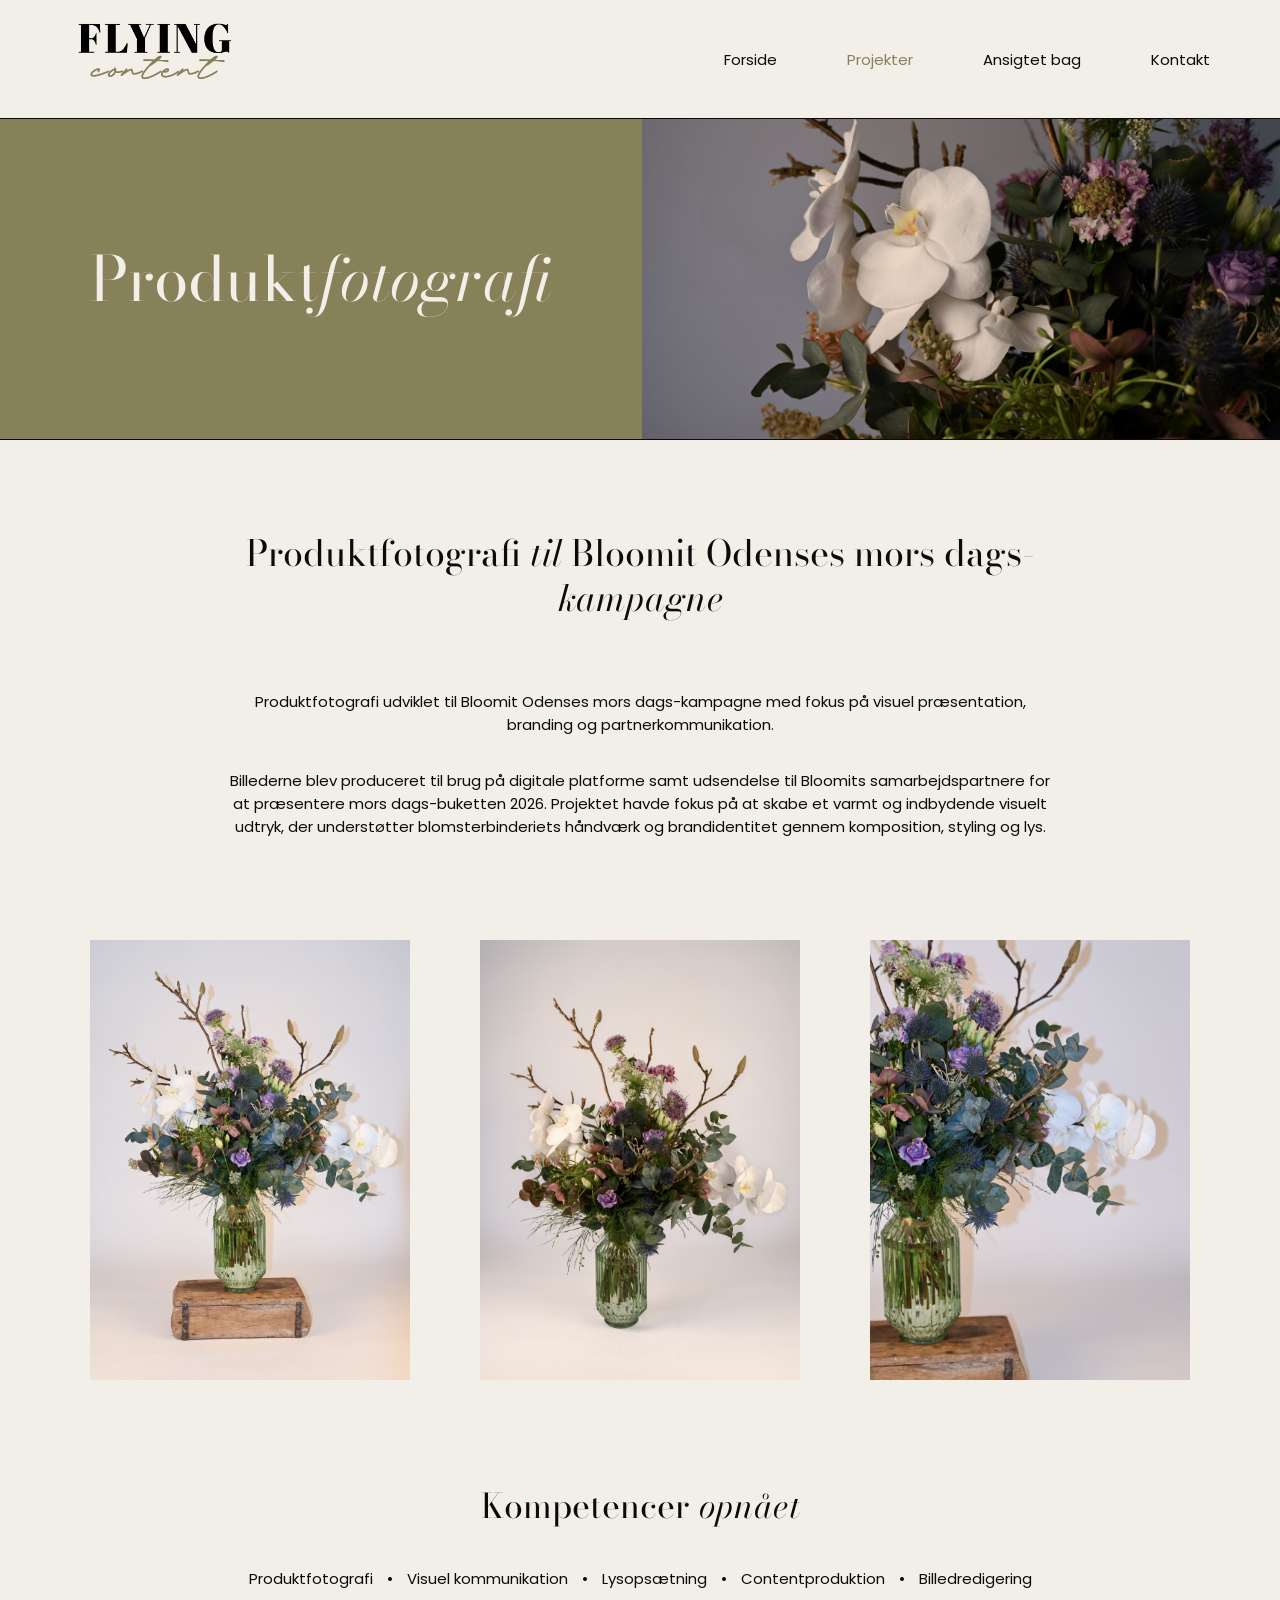
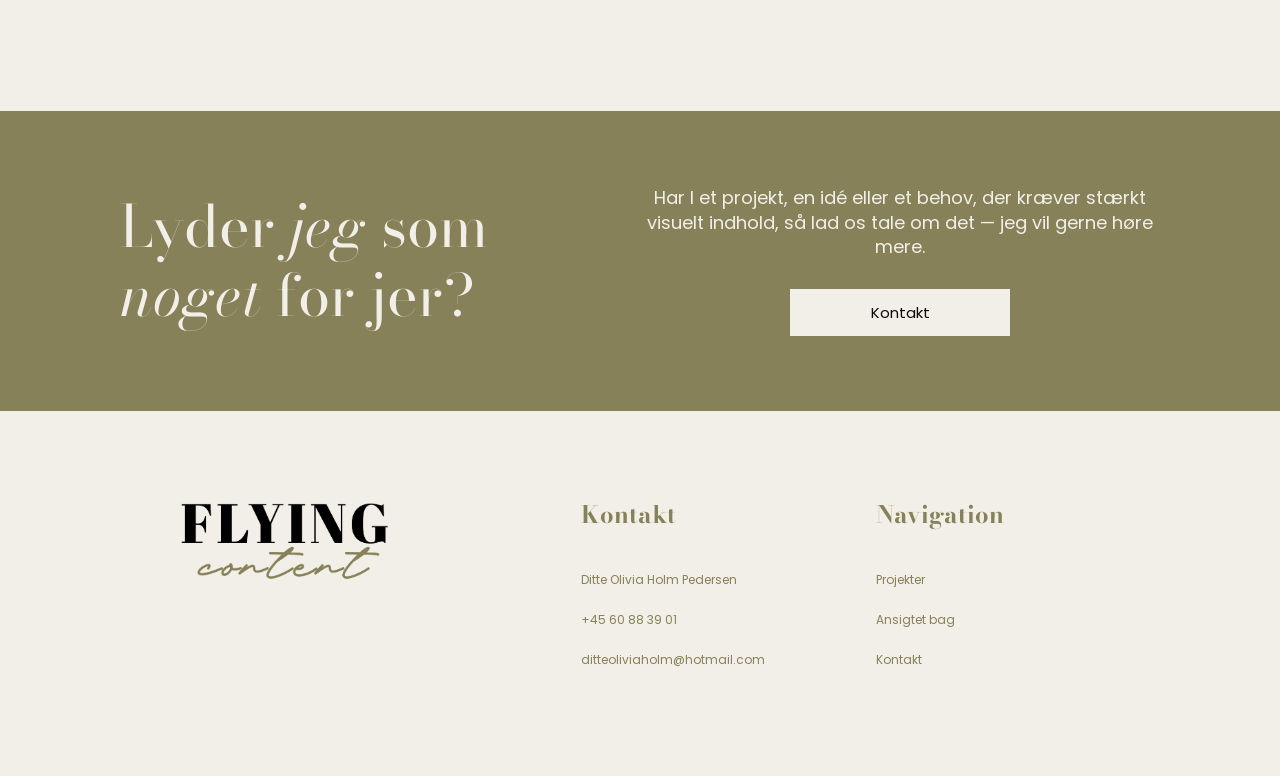
<file: pages/projekt4.html>
<!DOCTYPE html>
<html lang="da">

<head>
  <meta charset="UTF-8">
  <meta name="viewport" content="width=device-width, initial-scale=1.0">
  <title>Flying Content - Produktfotografi</title>

  <link rel="icon" type="image/png" href="../images/favicon.png">

  <link rel="stylesheet"
    href="https://fonts.googleapis.com/css2?family=Bodoni+Moda:ital,opsz,wght@0,6..96,400..900;1,6..96,400..900&family=Poppins:wght@100;200;300;400;500;600;700&display=swap">

  <link rel="stylesheet" href="../Stylesheet/style.css">
</head>

<body>

  <header class="site-header">

    <a class="site-header__logo-link" href="../index.html">
      <img class="site-header__logo" src="../images/logo.png" alt="Flying Content logo">
    </a>

    <nav class="site-header__nav">

      <a class="site-header__link" href="../index.html">
        Forside
      </a>

      <a class="site-header__link site-header__link--active" href="projekter.html">
        Projekter
      </a>

      <a class="site-header__link" href="ansigtet-bag.html">
        Ansigtet bag
      </a>

      <a class="site-header__link" href="kontakt.html">
        Kontakt
      </a>

    </nav>

    <button class="site-header__menu-button" type="button" aria-label="Åbn menu" aria-expanded="false">
      <img class="site-header__menu-icon" src="../images/menu-icon.png" alt="">
    </button>

  </header>

  <main>

    <section class="project-detail-hero">

      <div class="project-detail-hero__content">

        <h1 class="project-detail-hero__title">
          Produkt<em>fotografi</em>
        </h1>

      </div>

      <img class="project-detail-hero__image"
        src="../images/projekt4-hero.jpg"
        alt="Bloomit mors dags-buket">

    </section>

    <section class="product-case-intro">

      <h2 class="product-case-intro__title">
        Produktfotografi <em>til</em> Bloomit Odenses mors dags-<em>kampagne</em>
      </h2>

      <p class="product-case-intro__text">
        Produktfotografi udviklet til Bloomit Odenses mors dags-kampagne med fokus på visuel præsentation,
        branding og partnerkommunikation.
      </p>

      <p class="product-case-intro__text">
        Billederne blev produceret til brug på digitale platforme samt udsendelse til Bloomits samarbejdspartnere
        for at præsentere mors dags-buketten 2026. Projektet havde fokus på at skabe et varmt og indbydende
        visuelt udtryk, der understøtter blomsterbinderiets håndværk og brandidentitet gennem komposition,
        styling og lys.
      </p>

    </section>

    <section class="product-case-gallery">

      <img class="product-case-gallery__image"
        src="../images/projekt4-1.jpg"
        alt="Bloomit mors dags-buket">

      <img class="product-case-gallery__image"
        src="../images/projekt4-2.jpg"
        alt="Bloomit produktfoto af buket">

      <img class="product-case-gallery__image"
        src="../images/projekt4-3.jpg"
        alt="Detaljebillede af Bloomit buket">

    </section>

    <section class="project-detail-skills product-case-skills">

      <h2 class="project-detail-skills__title">
        Kompetencer <em>opnået</em>
      </h2>

      <p class="project-detail-skills__text">
        Produktfotografi <span>•</span>
        Visuel kommunikation <span>•</span>
        Lysopsætning <span>•</span>
        Contentproduktion <span>•</span>
        Billedredigering
      </p>

    </section>

    <section class="projects-cta">

      <h2 class="projects-cta__title">
        Lyder <em>jeg</em> som<br>
        <em>noget</em> for jer?
      </h2>

      <div class="projects-cta__content">

        <p class="projects-cta__text">
          Har I et projekt, en idé eller et behov, der kræver stærkt visuelt indhold,
          så lad os tale om det — jeg vil gerne høre mere.
        </p>

        <a class="projects-cta__button" href="kontakt.html">
          Kontakt
        </a>

      </div>

    </section>

  </main>

  <footer class="site-footer">

    <div class="site-footer__logo-box">

      <img class="site-footer__logo" src="../images/logo.png" alt="Flying Content logo">

    </div>

    <div class="site-footer__column">

      <h3 class="site-footer__title">
        Kontakt
      </h3>

      <p class="site-footer__text">
        Ditte Olivia Holm Pedersen
      </p>

      <a class="site-footer__link" href="tel:+4560883901">
        +45 60 88 39 01
      </a>

      <a class="site-footer__link" href="mailto:ditteoliviaholm@hotmail.com">
        ditteoliviaholm@hotmail.com
      </a>

    </div>

    <div class="site-footer__column">

      <h3 class="site-footer__title">
        Navigation
      </h3>

      <a class="site-footer__link" href="projekter.html">
        Projekter
      </a>

      <a class="site-footer__link" href="ansigtet-bag.html">
        Ansigtet bag
      </a>

      <a class="site-footer__link" href="kontakt.html">
        Kontakt
      </a>

    </div>

  </footer>

  <script>
    const menuButton = document.querySelector(".site-header__menu-button");
    const navigation = document.querySelector(".site-header__nav");

    menuButton.addEventListener("click", function () {
      navigation.classList.toggle("site-header__nav--open");

      const isOpen = navigation.classList.contains("site-header__nav--open");
      menuButton.setAttribute("aria-expanded", isOpen);
    });
  </script>

</body>

</html>
</file>
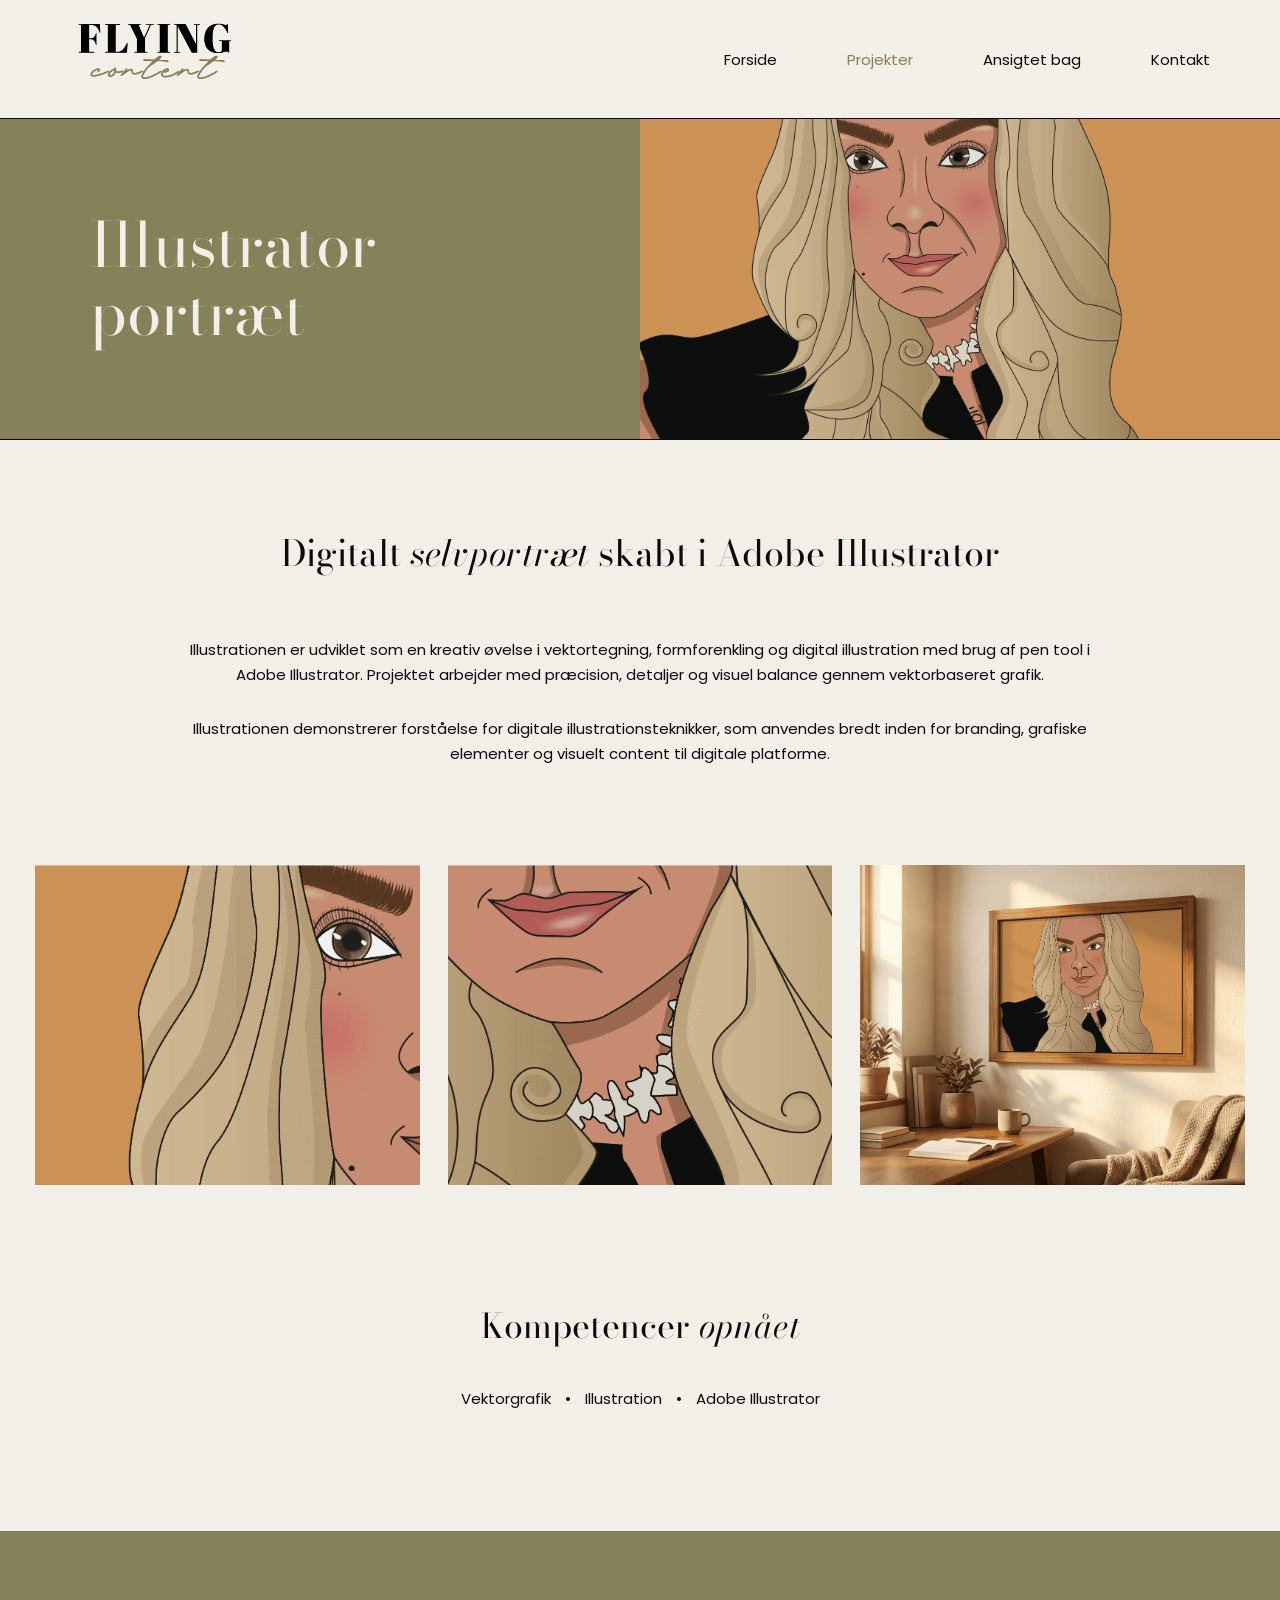
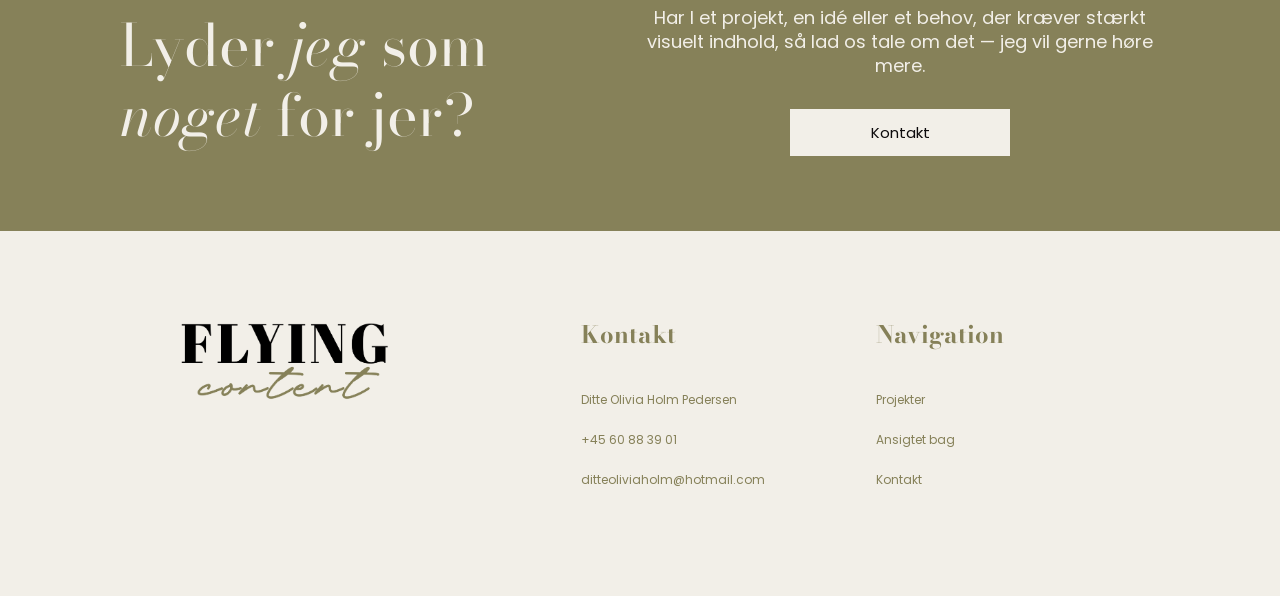
<file: pages/projekt5.html>
<!DOCTYPE html>
<html lang="da">

<head>
  <meta charset="UTF-8">
  <meta name="viewport" content="width=device-width, initial-scale=1.0">

  <title>Flying Content - Illustrator portræt</title>
  <link rel="icon" type="image/png" href="../images/favicon.png">

  <link rel="stylesheet"
    href="https://fonts.googleapis.com/css2?family=Bodoni+Moda:ital,opsz,wght@0,6..96,400..900;1,6..96,400..900&family=Poppins:wght@100;200;300;400;500;600;700&display=swap">

  <link rel="stylesheet" href="../Stylesheet/style.css">
</head>

<body>

<header class="site-header">

  <a class="site-header__logo-link" href="../index.html">
    <img class="site-header__logo" src="../images/logo.png" alt="Flying Content logo">
  </a>

  <nav class="site-header__nav">
    <a class="site-header__link" href="../index.html">Forside</a>
    <a class="site-header__link site-header__link--active" href="projekter.html">Projekter</a>
    <a class="site-header__link" href="ansigtet-bag.html">Ansigtet bag</a>
    <a class="site-header__link" href="kontakt.html">Kontakt</a>
  </nav>

  <button class="site-header__menu-button" type="button" aria-label="Åbn menu" aria-expanded="false">
    <img class="site-header__menu-icon" src="../images/menu-icon.png" alt="">
  </button>

</header>

<main>

  <!-- HERO -->

  <section class="project-detail-hero">

    <div class="project-detail-hero__content">
      <h1 class="project-detail-hero__title">
        Illustrator portræt
      </h1>
    </div>

    <img class="project-detail-hero__image"
      src="../images/projekt5-hero.png"
      alt="Illustrator portræt">

  </section>

  <!-- INTRO -->

  <section class="illustrator-project-intro">

    <h2 class="illustrator-project-intro__title">
      Digitalt <em>selvportræt</em> skabt i Adobe Illustrator
    </h2>

    <p class="illustrator-project-intro__text">
      Illustrationen er udviklet som en kreativ øvelse i vektortegning,
      formforenkling og digital illustration med brug af pen tool i Adobe Illustrator.
      Projektet arbejder med præcision, detaljer og visuel balance gennem
      vektorbaseret grafik.
    </p>

    <p class="illustrator-project-intro__text">
      Illustrationen demonstrerer forståelse for digitale illustrationsteknikker,
      som anvendes bredt inden for branding, grafiske elementer og visuelt content
      til digitale platforme.
    </p>

  </section>

  <!-- GALLERY -->

  <section class="illustrator-project-gallery">

    <img class="illustrator-project-gallery__image"
      src="../images/projekt5-1.png"
      alt="Illustrator closeup">

    <img class="illustrator-project-gallery__image"
      src="../images/projekt5-2.png"
      alt="Illustrator detalje">

    <img class="illustrator-project-gallery__image"
      src="../images/projekt5-3.png"
      alt="Illustrator mockup">

  </section>

  <!-- SKILLS -->

  <section class="project-detail-skills illustrator-project-skills">

    <h2 class="project-detail-skills__title">
      Kompetencer <em>opnået</em>
    </h2>

    <p class="project-detail-skills__text">
      Vektorgrafik <span>•</span>
      Illustration <span>•</span>
      Adobe Illustrator
    </p>

  </section>

  <!-- CTA -->

  <section class="projects-cta">

    <h2 class="projects-cta__title">
      Lyder <em>jeg</em> som<br>
      <em>noget</em> for jer?
    </h2>

    <div class="projects-cta__content">

      <p class="projects-cta__text">
        Har I et projekt, en idé eller et behov,
        der kræver stærkt visuelt indhold,
        så lad os tale om det — jeg vil gerne høre mere.
      </p>

      <a class="projects-cta__button" href="kontakt.html">
        Kontakt
      </a>

    </div>

  </section>

</main>

<!-- FOOTER -->

<footer class="site-footer">

  <div class="site-footer__logo-box">
    <img class="site-footer__logo"
      src="../images/logo.png"
      alt="Flying Content logo">
  </div>

  <div class="site-footer__column">

    <h3 class="site-footer__title">
      Kontakt
    </h3>

    <p class="site-footer__text">
      Ditte Olivia Holm Pedersen
    </p>

    <a class="site-footer__link" href="tel:+4560883901">+45 60 88 39 01</a>
    <a class="site-footer__link" href="mailto:ditteoliviaholm@hotmail.com">ditteoliviaholm@hotmail.com</a>

  </div>

  <div class="site-footer__column">

    <h3 class="site-footer__title">
      Navigation
    </h3>

    <a class="site-footer__link" href="projekter.html">
      Projekter
    </a>

    <a class="site-footer__link" href="ansigtet-bag.html">
      Ansigtet bag
    </a>

    <a class="site-footer__link" href="kontakt.html">
      Kontakt
    </a>

  </div>

</footer>

<script>
  const menuButton = document.querySelector(".site-header__menu-button");
  const navigation = document.querySelector(".site-header__nav");

  menuButton.addEventListener("click", function () {
    navigation.classList.toggle("site-header__nav--open");

    const isOpen = navigation.classList.contains("site-header__nav--open");
    menuButton.setAttribute("aria-expanded", isOpen);
  });
</script>

</body>

</html>
</file>
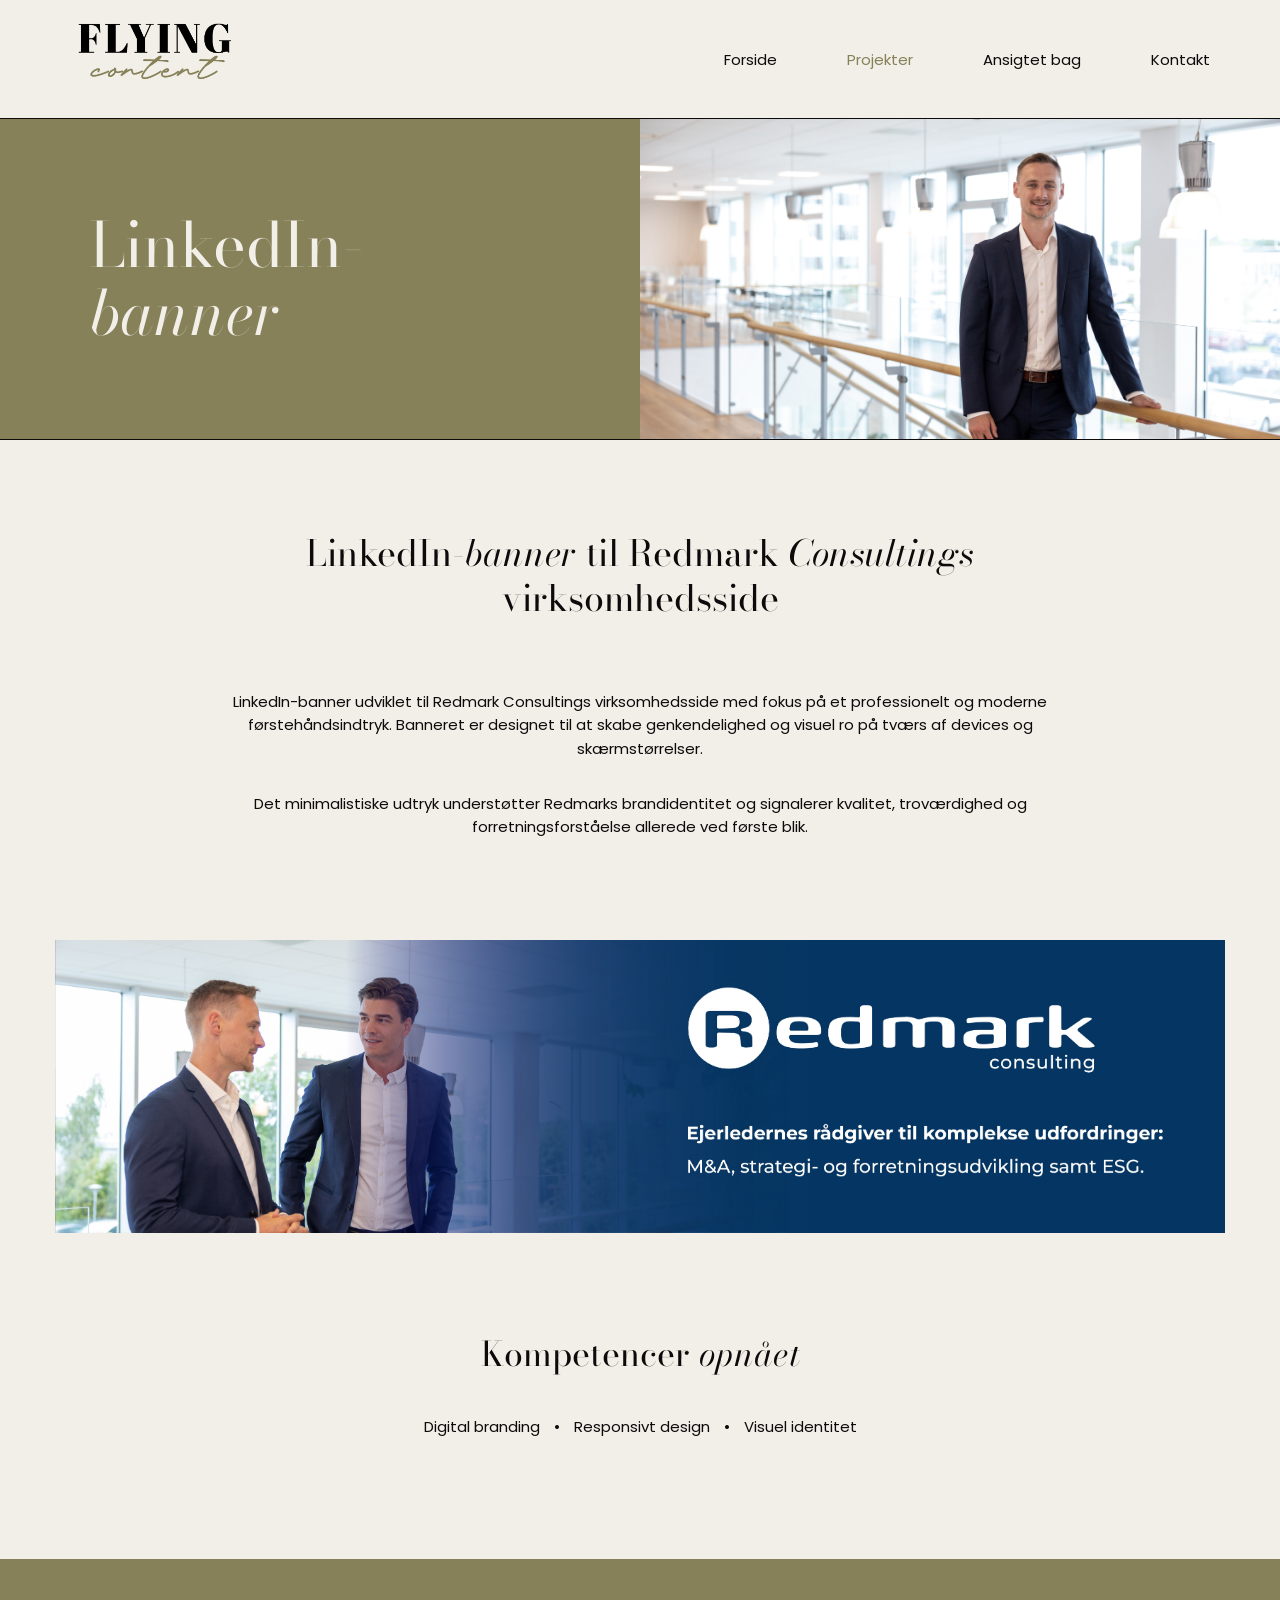
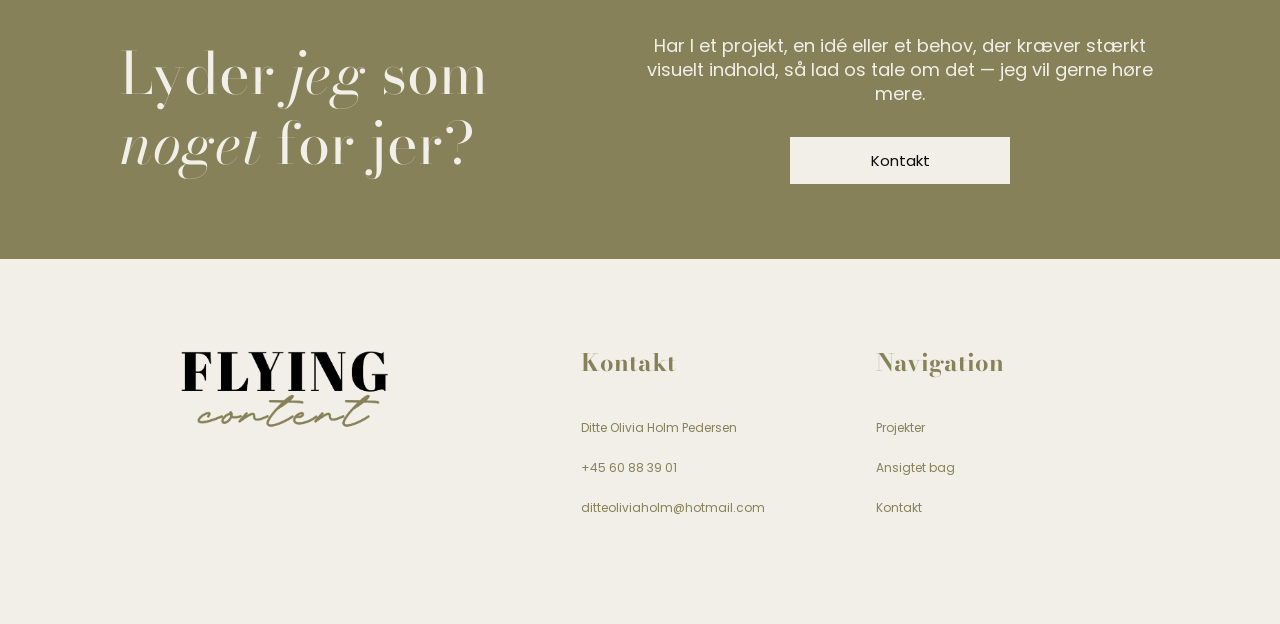
<file: pages/projekt6.html>
<!DOCTYPE html>
<html lang="da">

<head>
  <meta charset="UTF-8">
  <meta name="viewport" content="width=device-width, initial-scale=1.0">
  <title>Flying Content - LinkedIn-banner</title>
  <link rel="icon" type="image/png" href="../images/favicon.png">

  <link rel="stylesheet"
    href="https://fonts.googleapis.com/css2?family=Bodoni+Moda:ital,opsz,wght@0,6..96,400..900;1,6..96,400..900&family=Poppins:wght@100;200;300;400;500;600;700&display=swap">

  <link rel="stylesheet" href="../Stylesheet/style.css">
</head>

<body>

<header class="site-header">
  <a class="site-header__logo-link" href="../index.html">
    <img class="site-header__logo" src="../images/logo.png" alt="Flying Content logo">
  </a>

  <nav class="site-header__nav">
    <a class="site-header__link" href="../index.html">Forside</a>
    <a class="site-header__link site-header__link--active" href="projekter.html">Projekter</a>
    <a class="site-header__link" href="ansigtet-bag.html">Ansigtet bag</a>
    <a class="site-header__link" href="kontakt.html">Kontakt</a>
  </nav>

  <button class="site-header__menu-button" type="button" aria-label="Åbn menu" aria-expanded="false">
    <img class="site-header__menu-icon" src="../images/menu-icon.png" alt="">
  </button>
</header>

<main>

  <section class="project-detail-hero">
    <div class="project-detail-hero__content">
      <h1 class="project-detail-hero__title">
        LinkedIn-<em>banner</em>
      </h1>
    </div>

    <img class="project-detail-hero__image" src="../images/projekt6-hero.jpg" alt="Redmark Consulting medarbejder">
  </section>

  <section class="linkedin-banner-intro">
    <h2 class="linkedin-banner-intro__title">
      LinkedIn-<em>banner</em> til Redmark <em>Consultings</em> virksomhedsside
    </h2>

    <p class="linkedin-banner-intro__text">
      LinkedIn-banner udviklet til Redmark Consultings virksomhedsside med fokus på et professionelt og moderne
      førstehåndsindtryk. Banneret er designet til at skabe genkendelighed og visuel ro på tværs af devices
      og skærmstørrelser.
    </p>

    <p class="linkedin-banner-intro__text">
      Det minimalistiske udtryk understøtter Redmarks brandidentitet og signalerer kvalitet, troværdighed
      og forretningsforståelse allerede ved første blik.
    </p>
  </section>

  <section class="linkedin-banner-showcase">
    <img class="linkedin-banner-showcase__image" src="../images/projekt6-1.jpeg" alt="LinkedIn-banner til Redmark Consulting">
  </section>

  <section class="project-detail-skills linkedin-banner-skills">
    <h2 class="project-detail-skills__title">
      Kompetencer <em>opnået</em>
    </h2>

    <p class="project-detail-skills__text">
      Digital branding <span>•</span> Responsivt design <span>•</span> Visuel identitet
    </p>
  </section>

  <section class="projects-cta">
    <h2 class="projects-cta__title">
      Lyder <em>jeg</em> som<br>
      <em>noget</em> for jer?
    </h2>

    <div class="projects-cta__content">
      <p class="projects-cta__text">
        Har I et projekt, en idé eller et behov, der kræver stærkt visuelt indhold,
        så lad os tale om det — jeg vil gerne høre mere.
      </p>

      <a class="projects-cta__button" href="kontakt.html">Kontakt</a>
    </div>
  </section>

</main>

<footer class="site-footer">
  <div class="site-footer__logo-box">
    <img class="site-footer__logo" src="../images/logo.png" alt="Flying Content logo">
  </div>

  <div class="site-footer__column">
    <h3 class="site-footer__title">Kontakt</h3>
    <p class="site-footer__text">Ditte Olivia Holm Pedersen</p>
    <a class="site-footer__link" href="tel:+4560883901">+45 60 88 39 01</a>
    <a class="site-footer__link" href="mailto:ditteoliviaholm@hotmail.com">ditteoliviaholm@hotmail.com</a>
  </div>

  <div class="site-footer__column">
    <h3 class="site-footer__title">Navigation</h3>
    <a class="site-footer__link" href="projekter.html">Projekter</a>
    <a class="site-footer__link" href="ansigtet-bag.html">Ansigtet bag</a>
    <a class="site-footer__link" href="kontakt.html">Kontakt</a>
  </div>
</footer>

<script>
  const menuButton = document.querySelector(".site-header__menu-button");
  const navigation = document.querySelector(".site-header__nav");

  menuButton.addEventListener("click", function () {
    navigation.classList.toggle("site-header__nav--open");

    const isOpen = navigation.classList.contains("site-header__nav--open");
    menuButton.setAttribute("aria-expanded", isOpen);
  });
</script>

</body>

</html>
</file>
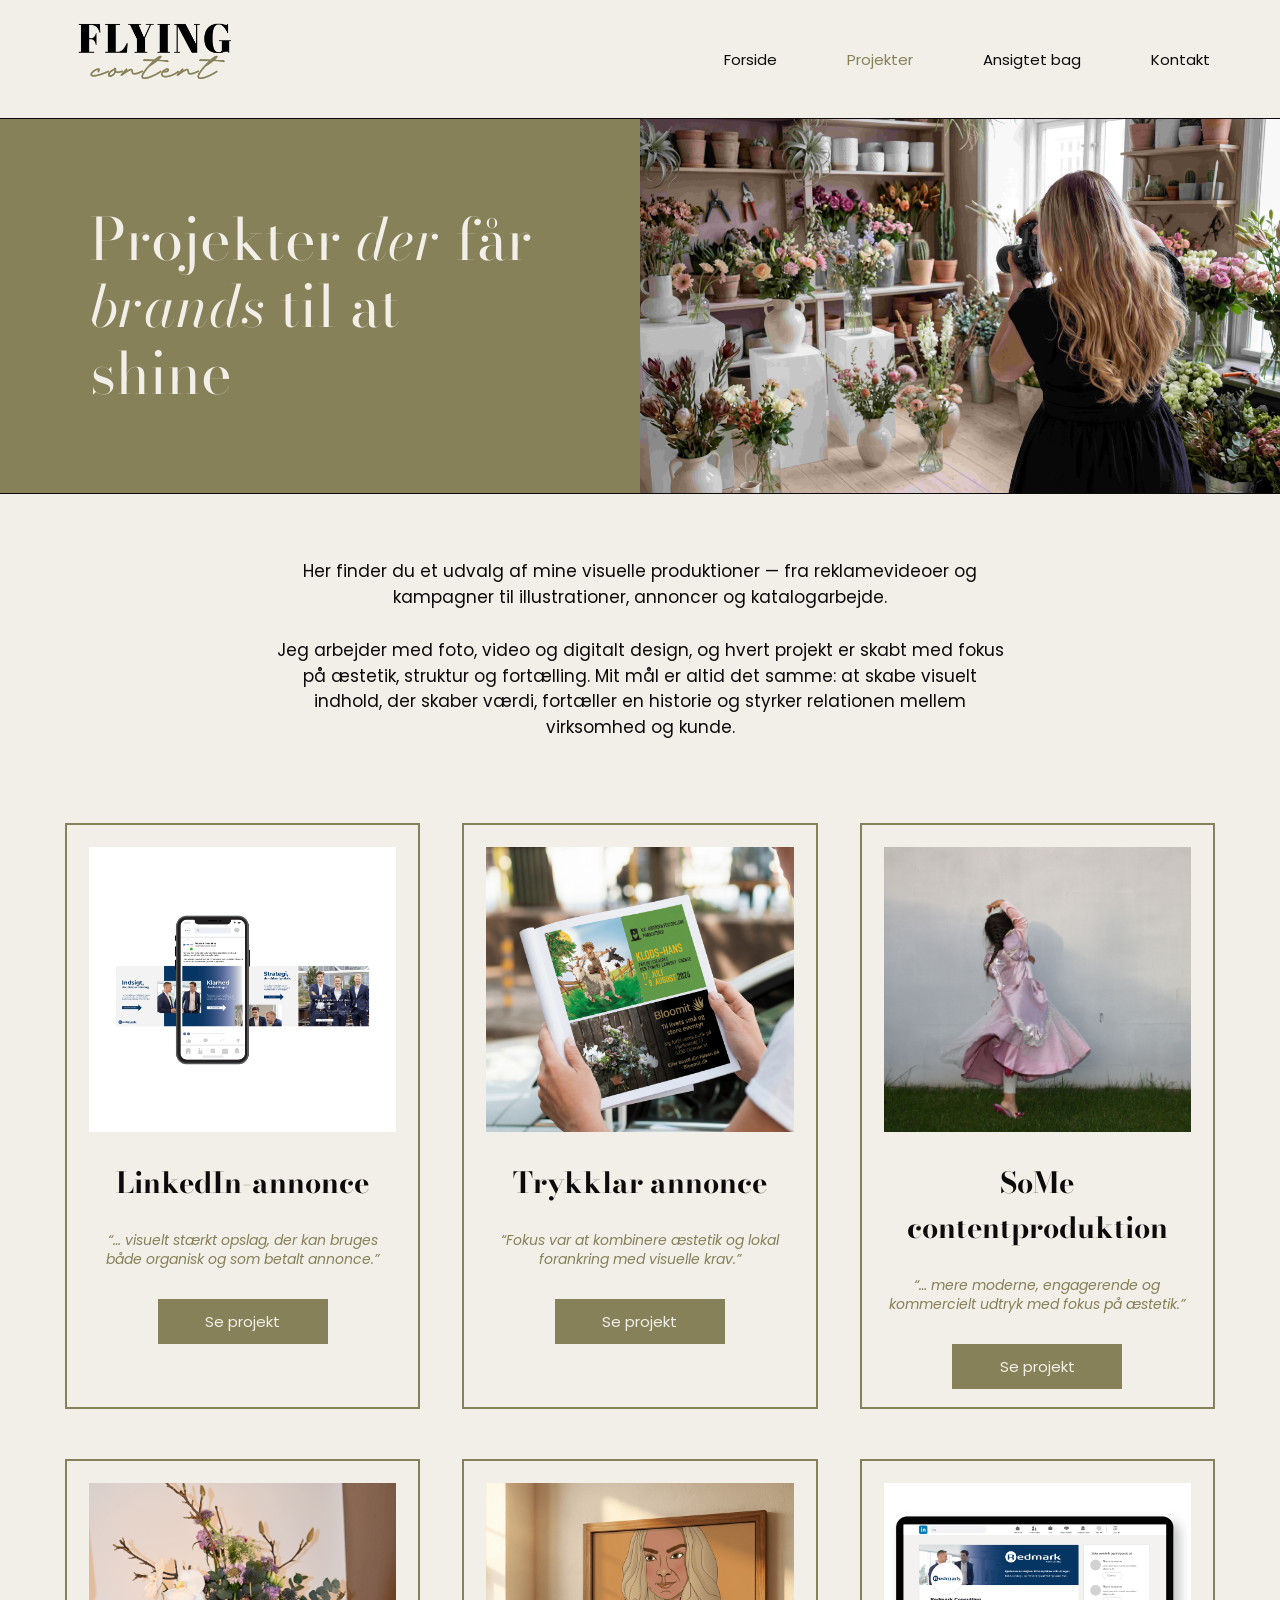
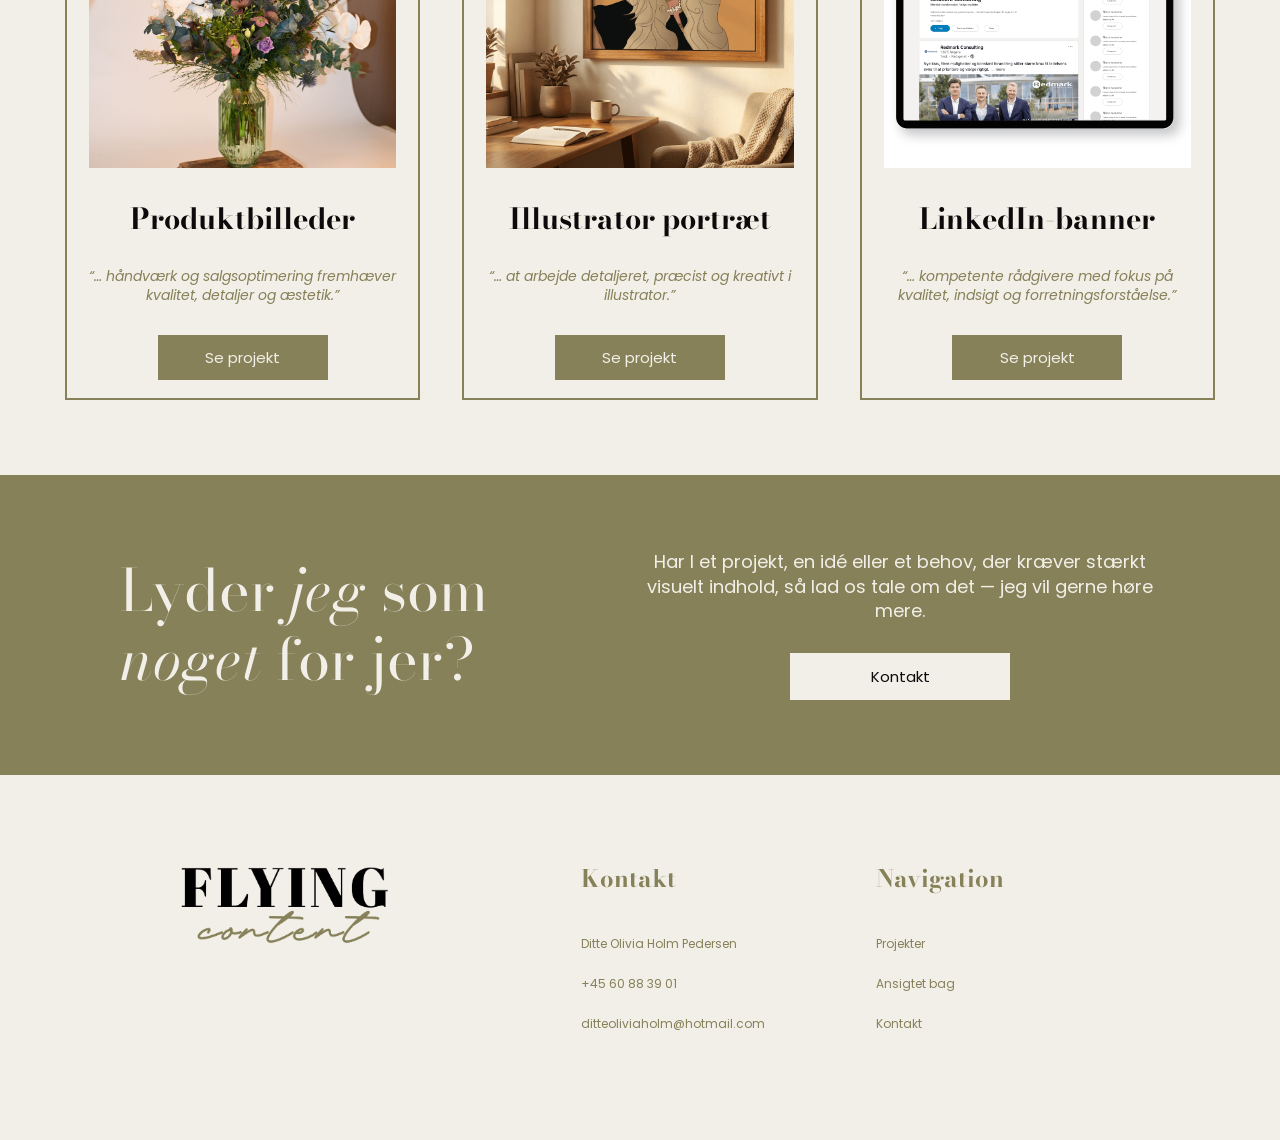
<file: pages/projekter.html>
<!DOCTYPE html>
<html lang="da">

<head>
  <meta charset="UTF-8">
  <meta name="viewport" content="width=device-width, initial-scale=1.0">
  <title>Flying Content - Projekter</title>
  <link rel="icon" type="image/png" href="../images/favicon.png">

  <link rel="stylesheet"
    href="https://fonts.googleapis.com/css2?family=Bodoni+Moda:ital,opsz,wght@0,6..96,400..900;1,6..96,400..900&family=Poppins:wght@100;200;300;400;500;600;700&display=swap">

  <link rel="stylesheet" href="../Stylesheet/style.css">
</head>

<body>

<header class="site-header">
  <a class="site-header__logo-link" href="../index.html">
    <img class="site-header__logo" src="../images/logo.png" alt="Flying Content logo">
  </a>

  <nav class="site-header__nav">
    <a class="site-header__link" href="../index.html">Forside</a>
    <a class="site-header__link site-header__link--active" href="projekter.html">Projekter</a>
    <a class="site-header__link" href="ansigtet-bag.html">Ansigtet bag</a>
    <a class="site-header__link" href="kontakt.html">Kontakt</a>
  </nav>

  <button class="site-header__menu-button" type="button" aria-label="Åbn menu" aria-expanded="false">
    <img class="site-header__menu-icon" src="../images/menu-icon.png" alt="">
  </button>
</header>

<main>

  <section class="projects-hero">
    <div class="projects-hero__content">
      <h1 class="projects-hero__title">
        Projekter <em>der</em> får<br>
        <em>brands</em> til at shine
      </h1>
    </div>

    <img class="projects-hero__image" src="../images/projektsidebanner.jpg" alt="Ditte tager billeder">
  </section>

  <section class="projects-intro">
    <p class="projects-intro__text">
      Her finder du et udvalg af mine visuelle produktioner — fra reklamevideoer og
      kampagner til illustrationer, annoncer og katalogarbejde.
    </p>

    <p class="projects-intro__text">
      Jeg arbejder med foto, video og digitalt design, og hvert projekt er skabt med fokus på
      æstetik, struktur og fortælling. Mit mål er altid det samme: at skabe visuelt indhold, der
      skaber værdi, fortæller en historie og styrker relationen mellem virksomhed og kunde.
    </p>
  </section>

  <section class="projects-grid">

    <article class="project-card">
      <div class="project-card__image-box">
        <img class="project-card__image" src="../images/LinkedInAnnonceRedmarkConsulting.png" alt="LinkedIn-annonce">
      </div>
      <h2 class="project-card__title">LinkedIn-annonce</h2>
      <p class="project-card__text">“… visuelt stærkt opslag, der kan bruges både organisk og som betalt annonce.”</p>
      <a class="project-card__button" href="projekt1.html">Se projekt</a>
    </article>

    <article class="project-card">
      <div class="project-card__image-box">
        <img class="project-card__image" src="../images/trykklarannoncebloomit.png" alt="Trykklar sponsorannonce">
      </div>
      <h2 class="project-card__title">Trykklar annonce</h2>
      <p class="project-card__text">“Fokus var at kombinere æstetik og lokal forankring med visuelle krav.”</p>
      <a class="project-card__button" href="projekt2.html">Se projekt</a>
    </article>

    <article class="project-card">
      <div class="project-card__image-box">
        <img class="project-card__image" src="../images/projekt-1.jpeg" alt="SoMe contentproduktion">
      </div>
      <h2 class="project-card__title">SoMe contentproduktion</h2>
      <p class="project-card__text">“… mere moderne, engagerende og kommercielt udtryk med fokus på æstetik.”</p>
      <a class="project-card__button" href="projekt3.html">Se projekt</a>
    </article>

    <article class="project-card">
      <div class="project-card__image-box">
        <img class="project-card__image" src="../images/produktbilleder.jpeg" alt="Produktbilleder">
      </div>
      <h2 class="project-card__title">Produktbilleder</h2>
      <p class="project-card__text">“… håndværk og salgsoptimering fremhæver kvalitet, detaljer og æstetik.”</p>
      <a class="project-card__button" href="projekt4.html">Se projekt</a>
    </article>

    <article class="project-card">
      <div class="project-card__image-box">
        <img class="project-card__image" src="../images/projekt-3.png" alt="Illustrator portræt">
      </div>
      <h2 class="project-card__title">Illustrator portræt</h2>
      <p class="project-card__text">“… at arbejde detaljeret, præcist og kreativt i illustrator.”</p>
      <a class="project-card__button" href="projekt5.html">Se projekt</a>
    </article>

    <article class="project-card">
      <div class="project-card__image-box">
        <img class="project-card__image" src="../images/linkedinbannerredmarkmockup.png" alt="LinkedIn-banner">
      </div>
      <h2 class="project-card__title">LinkedIn-banner</h2>
      <p class="project-card__text">“… kompetente rådgivere med fokus på kvalitet, indsigt og forretningsforståelse.”</p>
      <a class="project-card__button" href="projekt6.html">Se projekt</a>
    </article>

  </section>

  <section class="projects-cta">
    <h2 class="projects-cta__title">
      Lyder <em>jeg</em> som<br>
      <em>noget</em> for jer?
    </h2>

    <div class="projects-cta__content">
      <p class="projects-cta__text">
        Har I et projekt, en idé eller et behov, der kræver stærkt visuelt indhold,
        så lad os tale om det — jeg vil gerne høre mere.
      </p>

      <a class="projects-cta__button" href="kontakt.html">Kontakt</a>
    </div>
  </section>

</main>

<footer class="site-footer">
  <div class="site-footer__logo-box">
    <img class="site-footer__logo" src="../images/logo.png" alt="Flying Content logo">
  </div>

  <div class="site-footer__column">
    <h3 class="site-footer__title">Kontakt</h3>
    <p class="site-footer__text">Ditte Olivia Holm Pedersen</p>
    <a class="site-footer__link" href="tel:+4560883901">+45 60 88 39 01</a>
    <a class="site-footer__link" href="mailto:ditteoliviaholm@hotmail.com">ditteoliviaholm@hotmail.com</a>
  </div>

  <div class="site-footer__column">
    <h3 class="site-footer__title">Navigation</h3>
    <a class="site-footer__link" href="projekter.html">Projekter</a>
    <a class="site-footer__link" href="ansigtet-bag.html">Ansigtet bag</a>
    <a class="site-footer__link" href="kontakt.html">Kontakt</a>
  </div>
</footer>

<script>
  const menuButton = document.querySelector(".site-header__menu-button");
  const navigation = document.querySelector(".site-header__nav");

  menuButton.addEventListener("click", function () {
    navigation.classList.toggle("site-header__nav--open");

    const isOpen = navigation.classList.contains("site-header__nav--open");
    menuButton.setAttribute("aria-expanded", isOpen);
  });
</script>

</body>

</html>
</file>
<file: Stylesheet/style.css>
* {
  box-sizing: border-box;
  margin: 0;
  padding: 0;
}

body {
  background-color: #f2efe8;
  color: #0c0a0b;
  font-family: "Poppins", sans-serif;
}

img {
  display: block;
  width: 100%;
}

.site-header {
  display: flex;
  align-items: center;
  justify-content: space-between;
  background-color: #f2efe8;
  border-bottom: 1px solid #0c0a0b;
  padding: 18px 70px;
}

.site-header__logo {
  width: 170px;
}

.site-header__nav {
  display: flex;
  gap: 70px;
}

.site-header__link {
  color: #0c0a0b;
  font-size: 15px;
  font-weight: 400;
  text-decoration: none;
}

.site-header__link:hover,
.site-header__link--active {
  color: #868159;
  font-weight: 400;
}

.hero {
  display: grid;
  grid-template-columns: 37% 63%;
  min-height: 430px;
  border-bottom: 1px solid #0c0a0b;
}

.hero__image-large img {
  height: 100%;
  object-fit: cover;
}

.hero__content {
  position: relative;
  display: flex;
  align-items: center;
  gap: 60px;
  background-color: #868159;
  padding: 55px 90px 55px 240px;
}

.hero__image-small {
  position: absolute;
  left: -115px;
  width: 290px;
  border: 1px solid #0c0a0b;
}

.hero__text-box {
  max-width: 530px;
  margin-left: 0px;
}

.hero__title {
  color: #f2efe8;
  font-family: "Bodoni Moda", serif;
  font-size: 72px;
  font-weight: 400;
  letter-spacing: 1px;
  line-height: 0.95;
  margin-bottom: 45px;
  overflow-wrap: break-word;
}

.hero__text {
  color: #f2efe8;
  font-size: 17px;
  line-height: 1.35;
  margin-bottom: 28px;
}

.intro {
  max-width: 760px;
  margin: 0 auto;
  padding: 65px 20px 85px;
  text-align: center;
}

.intro__title {
  font-family: "Bodoni Moda", serif;
  font-size: 68px;
  font-weight: 400;
  line-height: 1.05;
  margin-bottom: 60px;
}

.intro__title em {
  font-style: italic;
}

.intro__text {
  font-size: 17px;
  line-height: 1.5;
  margin-bottom: 28px;
}

.intro__button,
.about-preview__button {
  display: inline-block;
  min-width: 210px;
  margin-top: 45px;
  padding: 12px 30px;
  background-color: #868159;
  color: #f2efe8;
  font-size: 15px;
  text-align: center;
  text-decoration: none;
  border: none;
}

.intro__button:hover,
.about-preview__button:hover {
  font-weight: 700;
}

.project-preview {
  display: grid;
  grid-template-columns: repeat(4, 1fr);
  gap: 36px;
  padding: 0 70px 85px;
}

.project-preview__image {
  height: 300px;
  object-fit: cover;
}

.about-preview {
    min-height: 560px;
  display: grid;
  grid-template-columns: 1fr 1fr;
  border-top: 1px solid #0c0a0b;
  border-bottom: 1px solid #0c0a0b;
}

.about-preview__content {
  background-color: #868159;
  color: #f2efe8;
  padding: 85px 85px;
}

.about-preview__title {
  font-family: "Bodoni Moda", serif;
  font-size: 64px;
  font-weight: 400;
  margin-bottom: 65px;
}

.about-preview__title em {
  font-style: italic;
}

.about-preview__text {
  max-width: 470px;
  font-size: 17px;
  line-height: 1.45;
  margin-bottom: 35px;
}

.about-preview__button {
  background-color: #f2efe8;
  color: #0c0a0b;
}

.about-preview__image {
  height: 100%;
  width: 100%;
  min-height: 560px;
  object-fit: cover;
  object-position: center top;
}

.site-footer {
  display: grid;
  grid-template-columns: 1.5fr 1fr 1fr;
  gap: 60px;
  padding: 85px 170px;
  background-color: #f2efe8;
}

.site-footer__logo {
  width: 230px;
}

.site-footer__title {
  color: #868159;
  font-family: "Bodoni Moda", serif;
  font-size: 24px;
  margin-bottom: 38px;
}

.site-footer__text,
.site-footer__link {
  display: block;
  color: #868159;
  font-size: 12px;
  margin-bottom: 22px;
  text-decoration: none;
}

.site-footer__link:hover {
  font-weight: 700;
}

.site-header__menu-button {
  display: none;
  background: none;
  border: none;
  cursor: pointer;
}

.site-header__menu-icon {
  width: 32px;
}

.projects-hero {
  display: grid;
  grid-template-columns: 1fr 1fr;
  min-height: 360px;
  border-bottom: 1px solid #0c0a0b;
}

.projects-hero__content {
  display: flex;
  align-items: center;
  background-color: #868159;
  padding: 70px 90px;
}

.projects-hero__title {
  color: #f2efe8;
  font-family: "Bodoni Moda", serif;
  font-size: 58px;
  font-weight: 400;
  line-height: 1.15;
}

.projects-hero__title em {
  font-style: italic;
}

.projects-hero__image {
  width: 100%;
  height: 100%;
  object-fit: cover;
  object-position: center;
}

.projects-intro {
  max-width: 780px;
  margin: 0 auto;
  padding: 65px 20px 55px;
  text-align: center;
}

.projects-intro__text {
  font-size: 17px;
  line-height: 1.5;
  margin-bottom: 28px;
}

.projects-grid {
  display: grid;
  grid-template-columns: repeat(auto-fit, minmax(320px, 1fr));
  gap: 50px 42px;
  padding: 0 65px 75px;
}

.project-card {
  border: 2px solid #868159;
  padding: 22px 22px 18px;
  text-align: center;
  transition: 0.3s ease;
}

.project-card:hover {
  transform: translateY(-6px);
}

.project-card__image-box {
  overflow: hidden;
  margin-bottom: 28px;
}

.project-card__image {
  height: 285px;
  object-fit: cover;
  transition: 0.4s ease;
}

.project-card:hover .project-card__image {
  transform: scale(1.04);
}

.project-card__title {
  font-family: "Bodoni Moda", serif;
  font-size: 29px;
  margin-bottom: 26px;
}

.project-card__text {
  min-height: 50px;
  color: #868159;
  font-size: 14px;
  font-style: italic;
  line-height: 1.35;
  margin-bottom: 18px;
}

.project-card__button {
  display: inline-block;
  min-width: 170px;
  padding: 11px 25px;
  background-color: #868159;
  color: #f2efe8;
  font-size: 15px;
  text-decoration: none;
  transition: 0.3s ease;
}

.project-card__button:hover {
  background-color: #7c7753;
  transform: translateY(-2px);
}

.projects-cta {
  display: grid;
  grid-template-columns: 1fr 1fr;
  align-items: center;
  background-color: #868159;
  padding: 75px 120px;
}

.projects-cta__title {
  color: #f2efe8;
  font-family: "Bodoni Moda", serif;
  font-size: 58px;
  font-weight: 400;
  line-height: 1.2;
}

.projects-cta__title em {
  font-style: italic;
}

.projects-cta__content {
  max-width: 520px;
  display: flex;
  flex-direction: column;
  align-items: center;
  justify-content: center;
  justify-self: center;
  text-align: center;
}

.projects-cta__text {
  color: #f2efe8;
  font-size: 18px;
  line-height: 1.35;
  margin-bottom: 30px;
}

.projects-cta__button {
  display: inline-block;
  width: 220px;
  padding: 12px 30px;
  background-color: #f2efe8;
  color: #0c0a0b;
  font-size: 15px;
  text-align: center;
  text-decoration: none;
  transition: 0.3s ease;
}

.projects-cta__button:hover {
  transform: translateY(-2px);
  font-weight: 700;
}

.about-page {
  max-width: 900px;
  margin: 0 auto;
  padding: 110px 20px 90px;
  text-align: center;
}

.about-page__title {
  margin-bottom: 65px;
  color: #0c0a0b;
  font-family: "Bodoni Moda", serif;
  font-size: 82px;
  font-weight: 400;
  line-height: 1.05;
}

.about-page__title em {
  font-style: italic;
}

.about-page__text {
  max-width: 760px;
  margin: 0 auto 38px;
  color: #0c0a0b;
  font-size: 18px;
  line-height: 1.65;
}

.about-gallery {
  display: grid;
  grid-template-columns: 1fr 1fr;
  gap: 22px;
  padding: 0 40px 110px;
}

.about-gallery__image {
  width: 100%;
  height: 520px;
  object-fit: cover;
}

.tool-palette {
  padding: 0 40px 130px;
  text-align: center;
}

.tool-palette__title {
  margin-bottom: 70px;
  color: #0c0a0b;
  font-family: "Bodoni Moda", serif;
  font-size: 72px;
  font-weight: 400;
  line-height: 1.05;
}

.tool-palette__grid {
  display: flex;
  flex-wrap: wrap;
  justify-content: center;
  column-gap: 80px;
  row-gap: 45px;
  max-width: 850px;
  margin: 0 auto;
}

.tool-palette__icon {
  width: 100px;
  height: 100px;
  object-fit: contain;
  transition: transform 0.25s ease;
}

.tool-palette__icon:hover {
  transform: translateY(-6px);
}

.cta-section {
  display: grid;
  grid-template-columns: 1fr 1fr;
  align-items: center;
  gap: 80px;
  padding: 100px 90px;
  background-color: #979163;
}

.cta-section__title {
  color: #f2efe8;
  font-family: "Bodoni Moda", serif;
  font-size: 72px;
  font-weight: 400;
  line-height: 1.15;
}

.cta-section__title em {
  font-style: italic;
}

.cta-section__text {
  max-width: 500px;
  margin-bottom: 45px;
  color: #f2efe8;
  font-size: 20px;
  line-height: 1.6;
}

.cta-section__button {
  display: inline-block;
  min-width: 210px;
  padding: 14px 30px;
  background-color: #f2efe8;
  color: #0c0a0b;
  text-align: center;
  text-decoration: none;
  transition: 0.25s ease;
}

.cta-section__button:hover {
  transform: translateY(-4px);
}

.contact-hero {
  padding: 85px 20px 80px;
  text-align: center;
  border-bottom: 1px solid #0c0a0b;
}

.contact-hero__title {
  color: #0c0a0b;
  font-family: "Bodoni Moda", serif;
  font-size: 66px;
  font-weight: 400;
  line-height: 1.1;
}

.contact-hero__title em {
  font-style: italic;
}

.contact-section {
  display: grid;
  grid-template-columns: 1fr 1fr;
  gap: 95px;
  padding: 70px 85px 80px;
  background-color: #868159;
  color: #f2efe8;
  border-bottom: 1px solid #0c0a0b;
}

.contact-section__title,
.contact-section__question {
  font-family: "Bodoni Moda", serif;
  font-size: 40px;
  font-weight: 400;
  margin-bottom: 40px;
}

.contact-form {
  max-width: 620px;
}

.contact-form__row {
  display: grid;
  grid-template-columns: 1fr 1fr;
  gap: 22px;
}

.contact-form__input,
.contact-form__textarea {
  width: 100%;
  margin-bottom: 22px;
  padding: 15px 14px;
  background-color: transparent;
  border: 1px solid #f2efe8;
  color: #f2efe8;
  font-family: "Poppins", sans-serif;
  font-size: 15px;
  outline: none;
}

.contact-form__input::placeholder,
.contact-form__textarea::placeholder {
  color: rgba(242, 239, 232, 0.75);
}

.contact-form__input:focus,
.contact-form__textarea:focus {
  border-color: #ffffff;
  background-color: rgba(242, 239, 232, 0.08);
}

.contact-form__textarea {
  min-height: 170px;
  resize: vertical;
}

.contact-form__button {
  width: 230px;
  padding: 13px 30px;
  background-color: #f2efe8;
  border: none;
  color: #0c0a0b;
  font-family: "Poppins", sans-serif;
  font-size: 16px;
  cursor: pointer;
  transition: 0.25s ease;
}

.contact-form__button:hover {
  transform: translateY(-3px);
  font-weight: 700;
}

.contact-section__text-box {
  max-width: 520px;
  align-self: center;
}

.contact-section__text {
  font-size: 19px;
  line-height: 1.55;
  margin-bottom: 26px;
}

.contact-section__details {
  margin-top: 70px;
}

.contact-section__link {
  display: block;
  color: #f2efe8;
  font-size: 19px;
  line-height: 1.8;
  text-decoration: none;
}

.contact-section__link:hover {
  font-weight: 700;
}

.project-detail-hero {
  display: grid;
  grid-template-columns: 1fr 1fr;
  border-bottom: 1px solid #0c0a0b;
}

.project-detail-hero__content {
  display: flex;
  align-items: center;
  background-color: #868159;
  padding: 70px 90px;
}

.project-detail-hero__title {
  color: #f2efe8;
  font-family: "Bodoni Moda", serif;
  font-size: 62px;
  font-weight: 400;
  line-height: 1.1;
}

.project-detail-hero__image {
  width: 100%;
  height: 320px;
  object-fit: cover;
  object-position: center;
}

.project-detail-intro {
  max-width: 980px;
  margin: 0 auto;
  padding: 85px 25px 65px;
  text-align: center;
}

.project-detail-intro__title {
  margin-bottom: 70px;
  color: #0c0a0b;
  font-family: "Bodoni Moda", serif;
  font-size: 38px;
  font-weight: 400;
  line-height: 1.2;
}

.project-detail-intro__title em {
  font-style: italic;
}

.project-detail-intro__text {
  max-width: 850px;
  margin: 0 auto;
  color: #0c0a0b;
  font-size: 16px;
  line-height: 1.55;
}

.project-detail-gallery {
  display: grid;
  grid-template-columns: repeat(4, 1fr);
  gap: 18px;
  padding: 0 35px 70px;
}

.project-detail-gallery__image {
  width: 100%;
  height: 285px;
  object-fit: cover;
}

.project-detail-skills {
  padding: 0 25px 65px;
  text-align: center;
}

.project-detail-skills__title {
  margin-bottom: 35px;
  color: #0c0a0b;
  font-family: "Bodoni Moda", serif;
  font-size: 34px;
  font-weight: 400;
}

.project-detail-skills__title em {
  font-style: italic;
}

.project-detail-skills__text {
  color: #0c0a0b;
  font-size: 15px;
  line-height: 1.6;
}

.project-detail-skills__text span {
  margin: 0 10px;
}

.project-detail-showcase {
  display: flex;
  justify-content: center;
  padding: 0 40px 110px;
}

.project-detail-showcase__image {
  width: 100%;
  max-width: 760px;
  object-fit: contain;
}

.project-detail-skills {
  padding: 20px 20px 90px;
  text-align: center;
}

.project-detail-skills__title {
  margin-bottom: 35px;
  color: #0c0a0b;
  font-family: "Bodoni Moda", serif;
  font-size: 34px;
  font-weight: 400;
}

.project-detail-skills__title em {
  font-style: italic;
}

.project-detail-skills__text {
  color: #0c0a0b;
  font-size: 15px;
  line-height: 1.6;
}

.project-detail-skills__text span {
  margin: 0 10px;
}

.project-detail-showcase {
  display: flex;
  justify-content: center;
  padding: 0 40px 110px;
  margin-top: 100px;
  margin-bottom: 140px;
}

.project-detail-showcase__image {
  width: 100%;
  max-width: 760px;
  object-fit: contain;
}

.project-detail-hero__title em {
  font-style: italic;
}

.project-detail-single-image {
  display: flex;
  justify-content: center;
  padding: 0 90px 90px;
}

.project-detail-single-image__image {
  width: 100%;
  max-width: 980px;
  object-fit: contain;
}

.project-detail-gallery--three {
  grid-template-columns: repeat(3, 1fr);
  padding: 0 65px 110px;
}

.project-detail-gallery--three .project-detail-gallery__image {
  height: 360px;
  object-fit: cover;
}

.some-case-intro {
  max-width: 900px;
  margin: 0 auto;
  padding: 90px 25px 60px;
  text-align: center;
}

.some-case-intro__title {
  margin-bottom: 70px;
  color: #0c0a0b;
  font-family: "Bodoni Moda", serif;
  font-size: 36px;
  font-weight: 400;
  line-height: 1.2;
}

.some-case-intro__title em {
  font-style: italic;
}

.some-case-intro__text {
  max-width: 820px;
  margin: 0 auto 32px;
  color: #0c0a0b;
  font-size: 15px;
  line-height: 1.55;
}

.some-case-section {
  padding: 50px 70px 80px;
  text-align: center;
}

.some-case-section__title {
  margin-bottom: 70px;
  color: #0c0a0b;
  font-family: "Bodoni Moda", serif;
  font-size: 34px;
  font-weight: 400;
}

.some-case-section__title em {
  font-style: italic;
}

.some-case-grid {
  display: grid;
  grid-template-columns: repeat(4, 1fr);
  gap: 80px;
  align-items: start;
  max-width: 1100px;
  margin: 0 auto;
}

.some-case-grid__image {
  width: 100%;
  height: auto;
  object-fit: contain;
}

.some-case-skills {
  padding: 55px 25px 120px;
  margin-top: 0;
}

.product-case-intro {
  max-width: 930px;
  margin: 0 auto;
  padding: 90px 25px 70px;
  text-align: center;
}

.product-case-intro__title {
  margin-bottom: 70px;
  color: #0c0a0b;
  font-family: "Bodoni Moda", serif;
  font-size: 36px;
  font-weight: 400;
  line-height: 1.25;
}

.product-case-intro__title em {
  font-style: italic;
}

.product-case-intro__text {
  max-width: 820px;
  margin: 0 auto 32px;
  color: #0c0a0b;
  font-size: 15px;
  line-height: 1.55;
}

.product-case-gallery {
  display: grid;
  grid-template-columns: repeat(3, 1fr);
  gap: 70px;
  padding: 0 90px 100px;
}

.product-case-gallery__image {
  width: 100%;
  height: 440px;
  object-fit: cover;
}

.product-case-skills {
  padding: 0 25px 120px;
  margin-top: 0;
}

/* ------------------------- */
/* PROJEKT 5 */
/* ------------------------- */

.illustrator-project-intro {
  max-width: 980px;
  margin: 0 auto;
  padding: 90px 25px 70px;
  text-align: center;
}

.illustrator-project-intro__title {
  margin-bottom: 60px;

  color: #0c0a0b;
  font-family: "Bodoni Moda", serif;
  font-size: 36px;
  font-weight: 400;
  line-height: 1.3;
}

.illustrator-project-intro__title em {
  font-style: italic;
}

.illustrator-project-intro__text {
  max-width: 900px;
  margin: 0 auto 28px;

  color: #0c0a0b;
  font-size: 15px;
  line-height: 1.7;
}

.illustrator-project-gallery {
  display: grid;
  grid-template-columns: repeat(3, 1fr);
  gap: 28px;

  padding: 0 35px 95px;
}

.illustrator-project-gallery__image {
  width: 100%;
  height: 320px;

  object-fit: cover;
}

.illustrator-project-skills {
  padding-bottom: 120px;
}

.linkedin-banner-intro {
  max-width: 930px;
  margin: 0 auto;
  padding: 90px 25px 70px;
  text-align: center;
}

.linkedin-banner-intro__title {
  margin-bottom: 70px;
  color: #0c0a0b;
  font-family: "Bodoni Moda", serif;
  font-size: 36px;
  font-weight: 400;
  line-height: 1.25;
}

.linkedin-banner-intro__title em {
  font-style: italic;
}

.linkedin-banner-intro__text {
  max-width: 820px;
  margin: 0 auto 32px;
  color: #0c0a0b;
  font-size: 15px;
  line-height: 1.55;
}

.linkedin-banner-showcase {
  display: flex;
  justify-content: center;
  padding: 0 55px 95px;
}

.linkedin-banner-showcase__image {
  width: 100%;
  max-width: 1300px;
  object-fit: contain;
}

.linkedin-banner-skills {
  padding: 0 25px 120px;
  margin-top: 0;
}

html,
body {
  max-width: 100%;
  overflow-x: hidden;
}

@media (max-width: 1100px) {
  .site-footer {
    grid-template-columns: 1fr;
    gap: 45px;
    padding: 60px 30px;
    text-align: center;
  }

  .site-footer__logo {
    width: 180px;
    margin: 0 auto;
  }

  .hero {
    grid-template-columns: 1fr;
  }

  .hero__content {
    padding: 60px 30px;
  }

  .hero__image-small {
    display: none;
  }

  .hero__title {
    font-size: 58px;
    line-height: 0.95;
  }
}


@media (max-width: 1100px) {

  .hero {
    grid-template-columns: 1fr;
  }

  .hero__image-large img {
    height: 420px;
  }

  .hero__content {
    padding: 70px 40px;
  }

  .hero__image-small {
    display: none;
  }

  .hero__text-box {
    max-width: 680px;
  }

  .hero__title {
    font-size: 58px;
  }

}

@media (max-width: 700px) {

  .linkedin-banner-intro {
    padding: 65px 25px 50px;
  }

  .linkedin-banner-intro__title {
    font-size: 30px;
    margin-bottom: 45px;
  }

  .linkedin-banner-intro__text {
    font-size: 14px;
  }

  .linkedin-banner-showcase {
    padding: 0 25px 70px;
  }

  .linkedin-banner-skills {
    padding: 0 25px 80px;
  }

}

@media (max-width: 700px) {

  .illustrator-project-intro {
    padding: 65px 25px 50px;
  }

  .illustrator-project-intro__title {
    margin-bottom: 40px;
    font-size: 30px;
  }

  .illustrator-project-intro__text {
    font-size: 14px;
    line-height: 1.6;
  }

  .illustrator-project-gallery {
    grid-template-columns: 1fr;
    gap: 22px;

    padding: 0 25px 70px;
  }

  .illustrator-project-gallery__image {
    height: auto;
  }

  .illustrator-project-skills {
    padding-bottom: 90px;
  }

}

@media (max-width: 700px) {

  .product-case-intro {
    padding: 65px 25px 50px;
  }

  .product-case-intro__title {
    font-size: 30px;
    margin-bottom: 45px;
  }

  .product-case-intro__text {
    font-size: 14px;
  }

  .product-case-gallery {
    grid-template-columns: 1fr;
    gap: 28px;
    padding: 0 25px 70px;
  }

  .product-case-gallery__image {
    height: auto;
  }

  .product-case-skills {
    padding: 0 25px 80px;
  }

}

@media (max-width: 700px) {

  .some-case-intro {
    padding: 65px 25px 45px;
  }

  .some-case-intro__title {
    font-size: 30px;
    margin-bottom: 45px;
  }

  .some-case-intro__text {
    font-size: 14px;
  }

  .some-case-section {
    padding: 45px 30px 60px;
  }

  .some-case-section__title {
    font-size: 30px;
    margin-bottom: 45px;
  }

  .some-case-grid {
    grid-template-columns: repeat(2, 1fr);
    gap: 35px 25px;
  }

  .some-case-skills {
    padding: 45px 25px 80px;
  }

}

@media (max-width: 700px) {

  .project-detail-single-image {
    padding: 0 25px 65px;
  }

  .project-detail-gallery--three {
    grid-template-columns: 1fr;
    padding: 0 25px 75px;
  }

  .project-detail-gallery--three .project-detail-gallery__image {
    height: auto;
  }

}

@media (max-width: 700px) {

  .site-header {
    flex-direction: row;
    justify-content: space-between;
    align-items: center;
    padding: 20px 25px;
  }

  .site-header__logo {
    width: 140px;
  }

  .site-header__nav {
    display: none;
  }

  .site-header__menu-button {
    display: block;
  }

  .site-header__menu-icon {
    width: 38px;
  }

  .hero {
    grid-template-columns: 1fr;
  }

  .hero__image-large img {
    height: 420px;
  }

  .hero__content {
    padding: 60px 30px;
  }

  .hero__image-small {
    display: none;
  }

  .hero__title {
    font-size: 64px;
    line-height: 0.95;
    margin-bottom: 30px;
  }

  .hero__text {
    font-size: 16px;
  }

  .intro {
    padding: 60px 25px;
  }

  .intro__title {
    font-size: 58px;
  }

  .intro__text {
    font-size: 15px;
  }

.project-preview {
  grid-template-columns: 1fr 1fr;
  gap: 18px;
  padding: 0 20px 50px;
}

  .project-preview__image {
    height: 180px;
  }

  .about-preview {
    grid-template-columns: 1fr;
  }

  .about-preview__content {
    padding: 60px 30px;
  }

  .about-preview__title {
    font-size: 52px;
  }

  .about-preview__image {
    min-height: 420px;
  }

  .site-footer {
    grid-template-columns: 1fr;
    gap: 40px;
    padding: 60px 30px;
    text-align: center;
  }

  .site-footer__logo {
    width: 180px;
    margin: 0 auto;
  }
}

@media (max-width: 900px) {
  .site-header {
    position: relative;
  }

  .site-header__menu-button {
    display: block;
  }

  .site-header__menu-icon {
    width: 38px;
  }

  .site-header__nav {
    display: none;
    position: absolute;
    top: 100%;
    left: 0;
    width: 100%;
    background-color: #f2efe8;
    border-bottom: 1px solid #0c0a0b;
    padding: 30px;
    flex-direction: column;
    gap: 25px;
    text-align: center;
  }

  .site-header__nav--open {
    display: flex;
  }

  .projects-hero {
  grid-template-columns: 1fr;
}

.projects-hero__content {
  padding: 60px 30px;
}

.projects-hero__title {
  font-size: 46px;
}

.projects-hero__image {
  height: 300px;
}

.projects-intro {
  padding: 55px 25px 45px;
}

.projects-intro__text {
  font-size: 15px;
}

.projects-grid {
  grid-template-columns: 1fr;
  gap: 35px;
  padding: 0 25px 60px;
}

.project-card__image {
  height: 300px;
}

.projects-cta {
  grid-template-columns: 1fr;
  gap: 35px;
  padding: 60px 30px;
  text-align: center;
}

.projects-cta__title {
  font-size: 46px;
}

.projects-cta__text {
  font-size: 16px;
}
}
@media (max-width: 900px) {

  .about-page {
    padding: 80px 25px;
  }

  .about-page__title {
    font-size: 58px;
    margin-bottom: 45px;
  }

  .about-gallery {
    grid-template-columns: 1fr;
    padding: 0 25px 40px;
  }

  .about-gallery__image {
    height: 420px;
  }

  .tool-palette {
    padding: 20px 25px 80px;
  }

  .tool-palette__title {
    font-size: 52px;
    margin-bottom: 35px;
  }

  .tool-palette__grid {
    grid-template-columns: repeat(3, 1fr);
    gap: 30px 22px;
  }

  .tool-palette__icon {
    max-width: 75px;
  }

  .cta-section {
    grid-template-columns: 1fr;
    text-align: center;
    padding: 80px 30px;
  }

  .cta-section__title {
    font-size: 52px;
  }

  .cta-section__text {
    margin: 0 auto 35px;
  }

}

@media (max-width: 550px) {

  .about-page__title {
    font-size: 44px;
  }

  .about-page__text {
    font-size: 16px;
    line-height: 1.6;
  }

  .about-gallery__image {
    height: 300px;
  }

  .tool-palette__title {
    font-size: 44px;
  }

  .tool-palette__grid {
    grid-template-columns: repeat(2, 1fr);
    gap: 24px;
  }

  .tool-palette__icon {
    max-width: 68px;
  }

  .cta-section__title {
    font-size: 42px;
  }

  .cta-section__text {
    font-size: 17px;
  }

  .contact-hero {
  padding: 65px 25px 60px;
}

.contact-hero__title {
  font-size: 48px;
}

.contact-section {
  grid-template-columns: 1fr;
  gap: 55px;
  padding: 60px 30px;
}

.contact-form__row {
  grid-template-columns: 1fr;
  gap: 0;
}

.contact-section__title,
.contact-section__question {
  font-size: 36px;
}

.contact-section__text {
  font-size: 16px;
}

.contact-section__details {
  margin-top: 45px;
}

.contact-form__button {
  width: 100%;
}

.project-detail-hero {
  grid-template-columns: 1fr;
}

.project-detail-hero__content {
  padding: 60px 30px;
}

.project-detail-hero__title {
  font-size: 48px;
}

.project-detail-hero__image {
  height: 280px;
}

.project-detail-intro {
  padding: 65px 25px 50px;
}

.project-detail-intro__title {
  font-size: 30px;
  margin-bottom: 45px;
}

.project-detail-intro__text {
  font-size: 15px;
}

.project-detail-gallery {
  grid-template-columns: 1fr;
  gap: 20px;
  padding: 0 25px 55px;
}

.project-detail-gallery__image {
  height: auto;
}

.project-detail-skills {
  padding: 0 25px 55px;
}

.project-detail-skills__title {
  font-size: 30px;
}

.project-detail-skills__text span {
  margin: 0 6px;
}

.project-detail-showcase {
  padding: 0 25px 80px;
}

}
</file>
